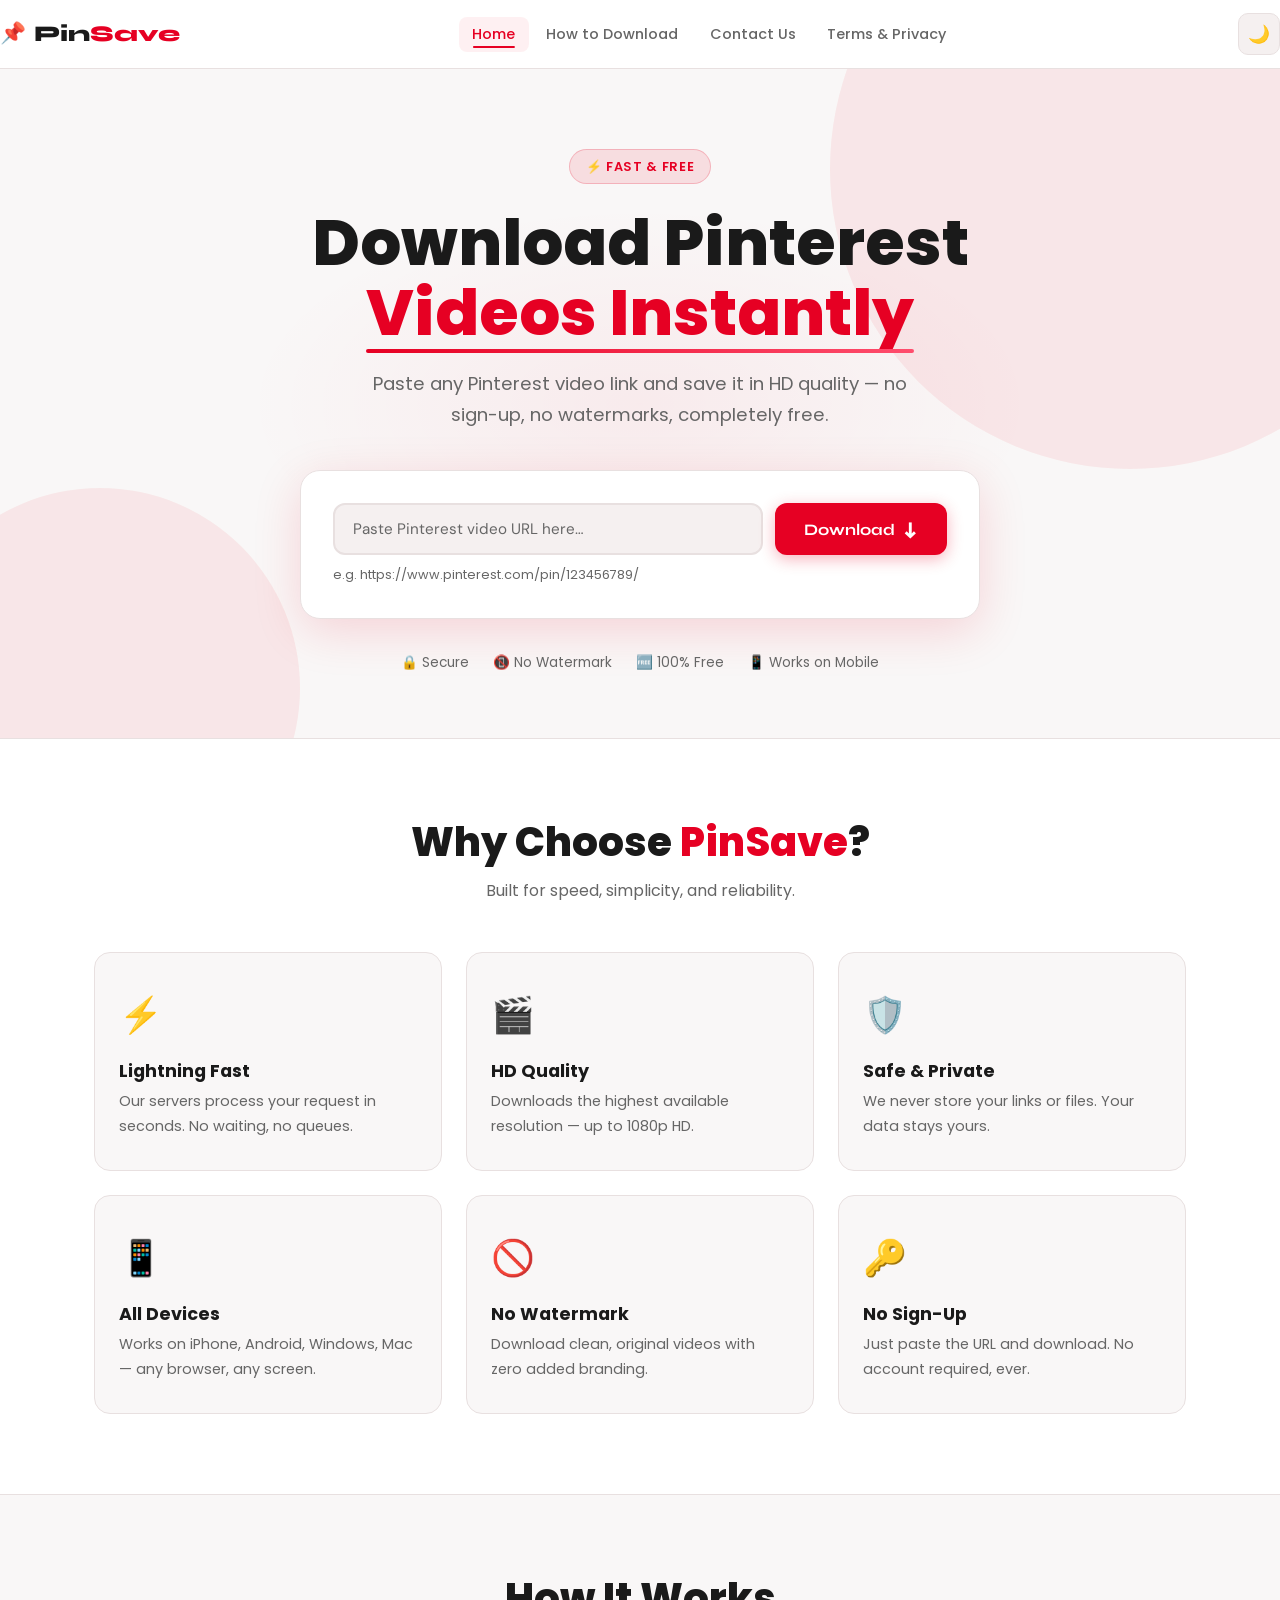
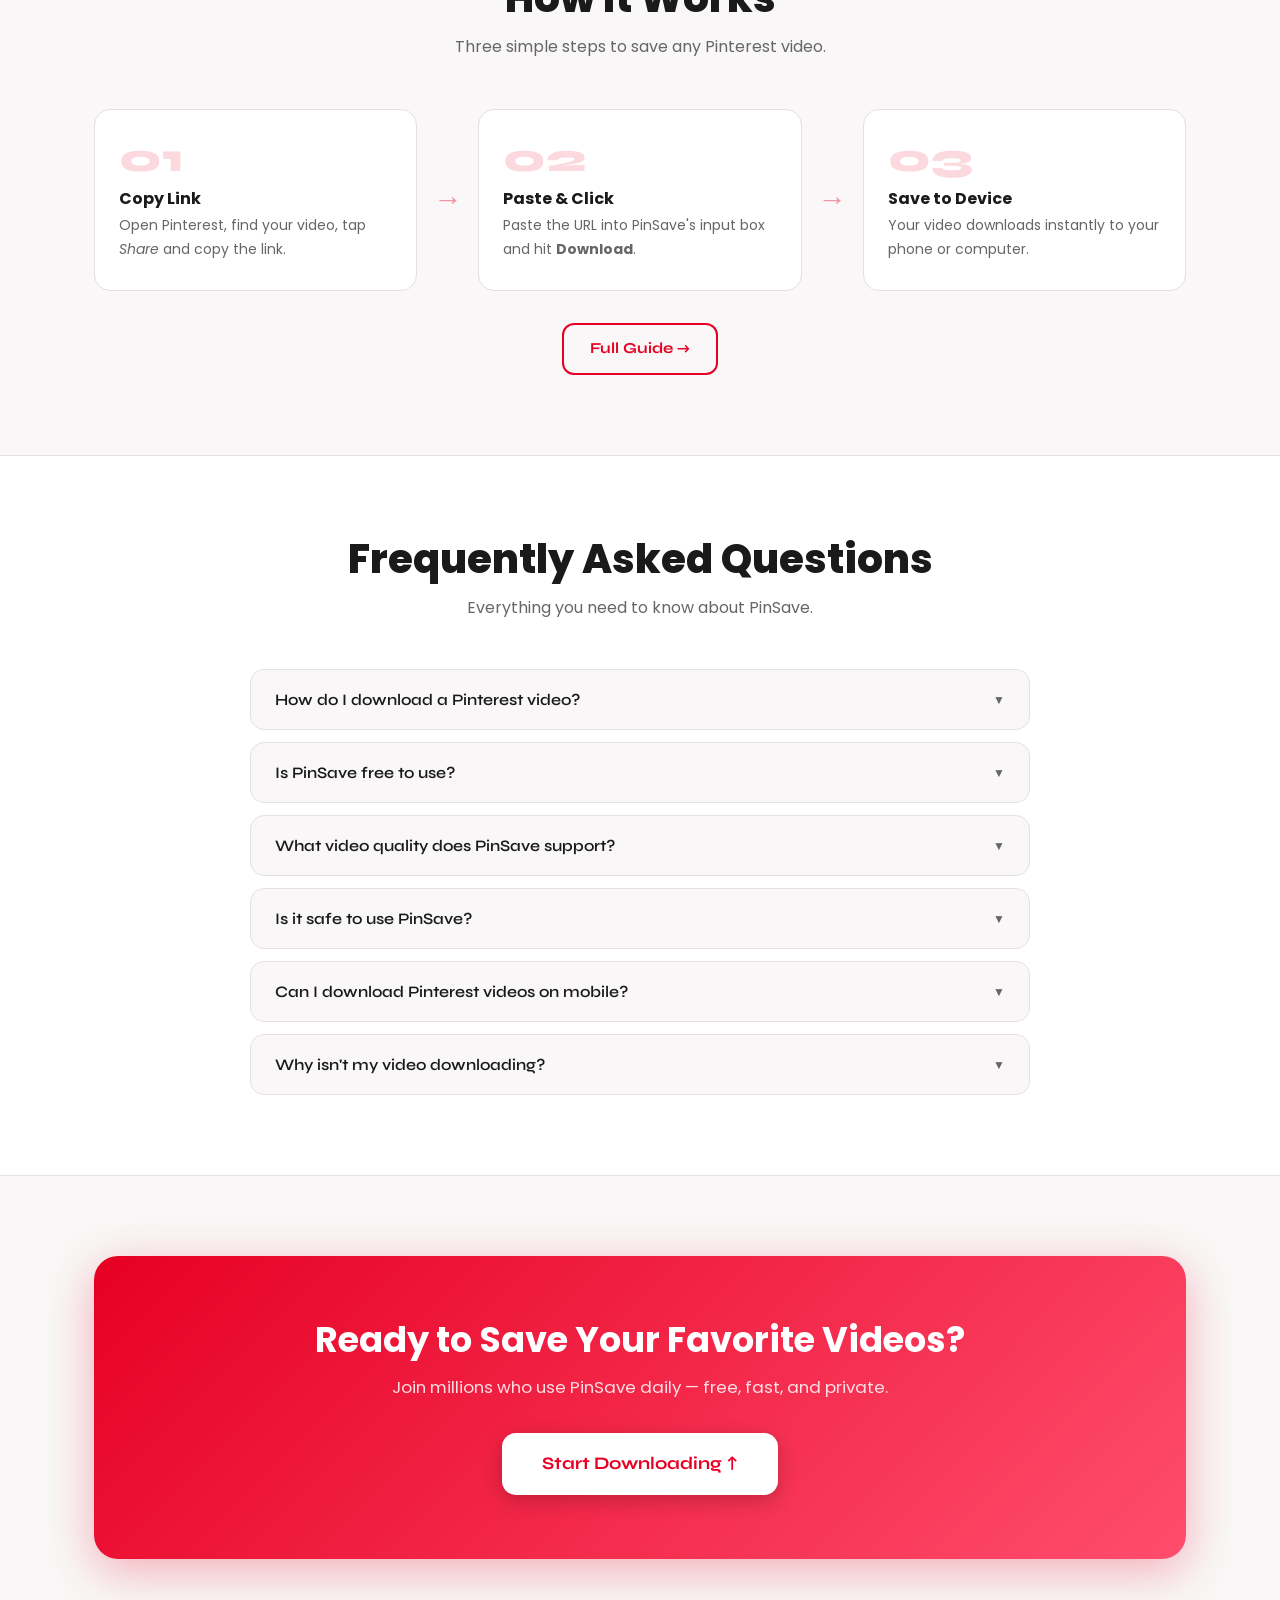
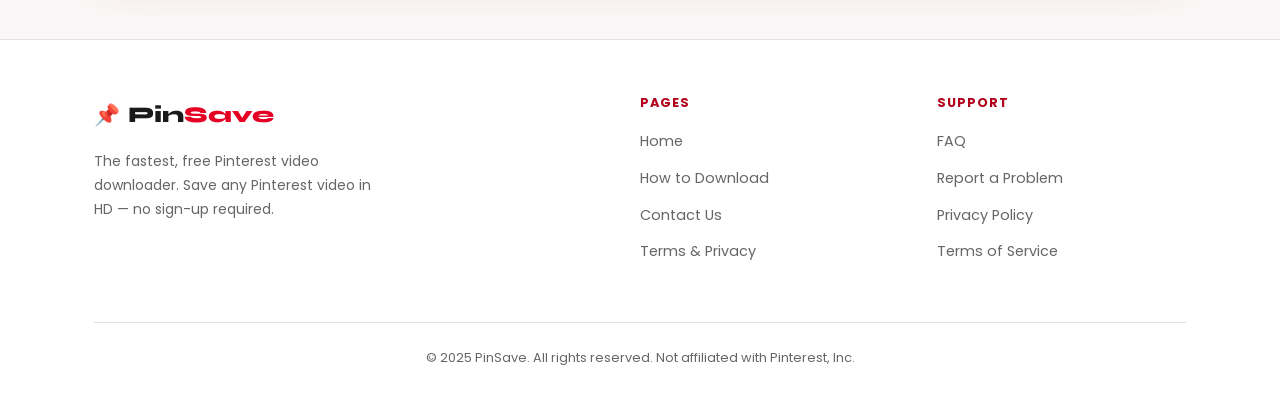
<file: index.html>
<!DOCTYPE html>
<html lang="en" data-theme="light">
<head>
  <meta charset="UTF-8" />
  <meta name="viewport" content="width=device-width, initial-scale=1.0" />
  <title>PinSave – Free Pinterest Video Downloader | Download Pinterest Videos in HD</title>
  <meta name="description" content="Download Pinterest videos for free in HD quality. PinSave is the fastest, easiest Pinterest video downloader – no app install needed. Just paste the link and download!" />
  <meta name="keywords" content="pinterest video downloader, download pinterest videos, pinterest downloader, pinterest video saver, save pinterest videos, pinterest to mp4" />
  <meta name="robots" content="index, follow" />
  <meta property="og:title" content="PinSave – Free Pinterest Video Downloader" />
  <meta property="og:description" content="Download Pinterest videos instantly in HD. Free, fast, no signup required." />
  <meta property="og:type" content="website" />
  <meta property="og:url" content="https://pinsave.example.com/" />
  <link rel="canonical" href="https://pinsave.example.com/" />
  <link rel="stylesheet" href="style.css" />
  <link rel="preconnect" href="https://fonts.googleapis.com" />
  <link href="https://fonts.googleapis.com/css2?family=Syne:wght@400;600;700;800&family=DM+Sans:ital,wght@0,300;0,400;0,500;1,300&display=swap" rel="stylesheet" />
<link href="https://fonts.googleapis.com/css2?family=Poppins:wght@400;600;700;800&display=swap" rel="stylesheet">
  <!-- FAQ Schema Markup -->
  <script type="application/ld+json">
  {
    "@context": "https://schema.org",
    "@type": "FAQPage",
    "mainEntity": [
      {
        "@type": "Question",
        "name": "How do I download a Pinterest video?",
        "acceptedAnswer": {
          "@type": "Answer",
          "text": "Copy the Pinterest video URL, paste it into the input box on PinSave, click Download, and your video will be saved to your device instantly."
        }
      },
      {
        "@type": "Question",
        "name": "Is PinSave free to use?",
        "acceptedAnswer": {
          "@type": "Answer",
          "text": "Yes! PinSave is completely free. No account, no subscription, no hidden charges."
        }
      },
      {
        "@type": "Question",
        "name": "What video quality does PinSave support?",
        "acceptedAnswer": {
          "@type": "Answer",
          "text": "PinSave downloads Pinterest videos in the highest available quality, including HD (1080p) when available."
        }
      },
      {
        "@type": "Question",
        "name": "Is it safe to use PinSave?",
        "acceptedAnswer": {
          "@type": "Answer",
          "text": "Absolutely. PinSave does not store your Pinterest links or downloaded videos. All processing is done securely and privately."
        }
      },
      {
        "@type": "Question",
        "name": "Can I download Pinterest videos on mobile?",
        "acceptedAnswer": {
          "@type": "Answer",
          "text": "Yes! PinSave works perfectly on all devices including iPhones, Android phones, tablets, and desktop computers."
        }
      }
    ]
  }
  </script>
</head>
<body>

  <!-- HEADER -->
  <header class="site-header" id="top">
    <nav class="navbar">
      <a href="index.html" class="nav-logo">
        <span class="logo-pin">📌</span>
        <span class="logo-text">Pin<span class="logo-accent">Save</span></span>
      </a>
      <button class="nav-toggle" id="navToggle" aria-label="Toggle navigation">
        <span></span><span></span><span></span>
      </button>
      <ul class="nav-links" id="navLinks">
        <li><a href="index.html" class="nav-link active">Home</a></li>
        <li><a href="how-to.html" class="nav-link">How to Download</a></li>
        <li><a href="contact.html" class="nav-link">Contact Us</a></li>
        <li><a href="terms.html" class="nav-link">Terms & Privacy</a></li>
      </ul>
      <button class="theme-toggle" id="themeToggle" aria-label="Toggle dark mode">
        <span class="theme-icon" id="themeIcon">🌙</span>
      </button>
    </nav>
  </header>

  <main>
    <!-- HERO SECTION -->
    <section class="hero" id="hero">
      <div class="hero-bg-decoration">
        <div class="deco-circle deco-1"></div>
        <div class="deco-circle deco-2"></div>
        <div class="deco-blob"></div>
      </div>
      <div class="container">
        <div class="hero-badge">⚡ Fast &amp; Free</div>
        <h1 class="hero-title">
          Download Pinterest<br />
          <span class="title-highlight">Videos Instantly</span>
        </h1>
        <p class="hero-subtitle">
          Paste any Pinterest video link and save it in HD quality — no sign-up, no watermarks, completely free.
        </p>

        <!-- DOWNLOADER WIDGET -->
        <div class="downloader-card" id="downloaderCard">
          <div class="input-group">
            <input
              type="url"
              id="pinterestUrl"
              class="url-input"
              placeholder="Paste Pinterest video URL here…"
              autocomplete="off"
              spellcheck="false"
            />
            <button class="btn-download" id="downloadBtn" onclick="handleDownload()">
              <span class="btn-text">Download</span>
              <span class="btn-icon">↓</span>
            </button>
          </div>
          <p class="input-hint">e.g. https://www.pinterest.com/pin/123456789/</p>

          <!-- Progress / Spinner -->
          <div class="progress-wrap" id="progressWrap" style="display:none;">
            <div class="spinner-ring"></div>
            <p class="progress-text" id="progressText">Fetching video…</p>
          </div>

          <!-- Result Box -->
          <div class="result-box" id="resultBox" style="display:none;">
            <div class="result-icon">✅</div>
            <p class="result-msg">Video found! Click below to download.</p>
            <a href="#" class="btn-save" id="saveBtn" download="pinterest-video.mp4">
              💾 Save Video
            </a>
          </div>

          <!-- Error Box -->
          <div class="error-box" id="errorBox" style="display:none;">
            <div class="error-icon">⚠️</div>
            <p class="error-msg" id="errorMsg">Could not fetch video. Please check the URL and try again.</p>
          </div>
        </div>

        <div class="hero-trust">
          <span>🔒 Secure</span>
          <span>📵 No Watermark</span>
          <span>🆓 100% Free</span>
          <span>📱 Works on Mobile</span>
        </div>
      </div>
    </section>

    <!-- FEATURES SECTION -->
    <section class="features" id="features">
      <div class="container">
        <h2 class="section-title">Why Choose <span class="accent">PinSave</span>?</h2>
        <p class="section-sub">Built for speed, simplicity, and reliability.</p>
        <div class="features-grid">
          <div class="feature-card">
            <div class="feature-icon">⚡</div>
            <h3>Lightning Fast</h3>
            <p>Our servers process your request in seconds. No waiting, no queues.</p>
          </div>
          <div class="feature-card">
            <div class="feature-icon">🎬</div>
            <h3>HD Quality</h3>
            <p>Downloads the highest available resolution — up to 1080p HD.</p>
          </div>
          <div class="feature-card">
            <div class="feature-icon">🛡️</div>
            <h3>Safe & Private</h3>
            <p>We never store your links or files. Your data stays yours.</p>
          </div>
          <div class="feature-card">
            <div class="feature-icon">📱</div>
            <h3>All Devices</h3>
            <p>Works on iPhone, Android, Windows, Mac — any browser, any screen.</p>
          </div>
          <div class="feature-card">
            <div class="feature-icon">🚫</div>
            <h3>No Watermark</h3>
            <p>Download clean, original videos with zero added branding.</p>
          </div>
          <div class="feature-card">
            <div class="feature-icon">🔑</div>
            <h3>No Sign-Up</h3>
            <p>Just paste the URL and download. No account required, ever.</p>
          </div>
        </div>
      </div>
    </section>

    <!-- HOW IT WORKS (mini) -->
    <section class="how-mini" id="howMini">
      <div class="container">
        <h2 class="section-title">How It Works</h2>
        <p class="section-sub">Three simple steps to save any Pinterest video.</p>
        <div class="steps-row">
          <div class="step-item">
            <div class="step-number">01</div>
            <div class="step-body">
              <h3>Copy Link</h3>
              <p>Open Pinterest, find your video, tap <em>Share</em> and copy the link.</p>
            </div>
          </div>
          <div class="step-arrow">→</div>
          <div class="step-item">
            <div class="step-number">02</div>
            <div class="step-body">
              <h3>Paste &amp; Click</h3>
              <p>Paste the URL into PinSave's input box and hit <strong>Download</strong>.</p>
            </div>
          </div>
          <div class="step-arrow">→</div>
          <div class="step-item">
            <div class="step-number">03</div>
            <div class="step-body">
              <h3>Save to Device</h3>
              <p>Your video downloads instantly to your phone or computer.</p>
            </div>
          </div>
        </div>
        <div style="text-align:center;margin-top:2rem;">
          <a href="how-to.html" class="btn-outline">Full Guide →</a>
        </div>
      </div>
    </section>

    <!-- FAQ SECTION -->
    <section class="faq" id="faq">
      <div class="container">
        <h2 class="section-title">Frequently Asked Questions</h2>
        <p class="section-sub">Everything you need to know about PinSave.</p>
        <div class="faq-list">

          <div class="faq-item">
            <button class="faq-question" onclick="toggleFaq(this)">
              How do I download a Pinterest video?
              <span class="faq-arrow">▼</span>
            </button>
            <div class="faq-answer">
              <p>Copy the Pinterest video URL, paste it into the input box on PinSave, click <strong>Download</strong>, and your video will be saved to your device instantly.</p>
            </div>
          </div>

          <div class="faq-item">
            <button class="faq-question" onclick="toggleFaq(this)">
              Is PinSave free to use?
              <span class="faq-arrow">▼</span>
            </button>
            <div class="faq-answer">
              <p>Yes! PinSave is completely free. No account, no subscription, no hidden charges — ever.</p>
            </div>
          </div>

          <div class="faq-item">
            <button class="faq-question" onclick="toggleFaq(this)">
              What video quality does PinSave support?
              <span class="faq-arrow">▼</span>
            </button>
            <div class="faq-answer">
              <p>PinSave downloads Pinterest videos in the highest available quality, including HD (1080p) when the source video supports it.</p>
            </div>
          </div>

          <div class="faq-item">
            <button class="faq-question" onclick="toggleFaq(this)">
              Is it safe to use PinSave?
              <span class="faq-arrow">▼</span>
            </button>
            <div class="faq-answer">
              <p>Absolutely. PinSave does not store your Pinterest links or downloaded videos. All processing is done securely, and we never collect personal data.</p>
            </div>
          </div>

          <div class="faq-item">
            <button class="faq-question" onclick="toggleFaq(this)">
              Can I download Pinterest videos on mobile?
              <span class="faq-arrow">▼</span>
            </button>
            <div class="faq-answer">
              <p>Yes! PinSave works perfectly on all devices — iPhone, Android, tablets, and desktops. No app install needed.</p>
            </div>
          </div>

          <div class="faq-item">
            <button class="faq-question" onclick="toggleFaq(this)">
              Why isn't my video downloading?
              <span class="faq-arrow">▼</span>
            </button>
            <div class="faq-answer">
              <p>Make sure you're copying the full Pinterest pin URL (it should start with pinterest.com/pin/...). Private pins or boards may not be accessible. If issues persist, <a href="contact.html">contact us</a>.</p>
            </div>
          </div>

        </div>
      </div>
    </section>

    <!-- CTA SECTION -->
    <section class="cta-section">
      <div class="container">
        <div class="cta-card">
          <h2>Ready to Save Your Favorite Videos?</h2>
          <p>Join millions who use PinSave daily — free, fast, and private.</p>
          <a href="#top" class="btn-cta" onclick="document.getElementById('pinterestUrl').focus()">Start Downloading ↑</a>
        </div>
      </div>
    </section>
  </main>

  <!-- FOOTER -->
  <footer class="site-footer">
    <div class="container">
      <div class="footer-grid">
        <div class="footer-brand">
          <a href="index.html" class="nav-logo">
            <span class="logo-pin">📌</span>
            <span class="logo-text">Pin<span class="logo-accent">Save</span></span>
          </a>
          <p>The fastest, free Pinterest video downloader. Save any Pinterest video in HD — no sign-up required.</p>
        </div>
        <div class="footer-links">
          <h4>Pages</h4>
          <ul>
            <li><a href="index.html">Home</a></li>
            <li><a href="how-to.html">How to Download</a></li>
            <li><a href="contact.html">Contact Us</a></li>
            <li><a href="terms.html">Terms &amp; Privacy</a></li>
          </ul>
        </div>
        <div class="footer-links">
          <h4>Support</h4>
          <ul>
            <li><a href="index.html#faq">FAQ</a></li>
            <li><a href="contact.html">Report a Problem</a></li>
            <li><a href="terms.html#privacy">Privacy Policy</a></li>
            <li><a href="terms.html#terms">Terms of Service</a></li>
          </ul>
        </div>
      </div>
      <div class="footer-bottom">
        <p>&copy; 2025 PinSave. All rights reserved. Not affiliated with Pinterest, Inc.</p>
      </div>
    </div>
  </footer>

  <script src="script.js"></script>
</body>
</html>
</file>
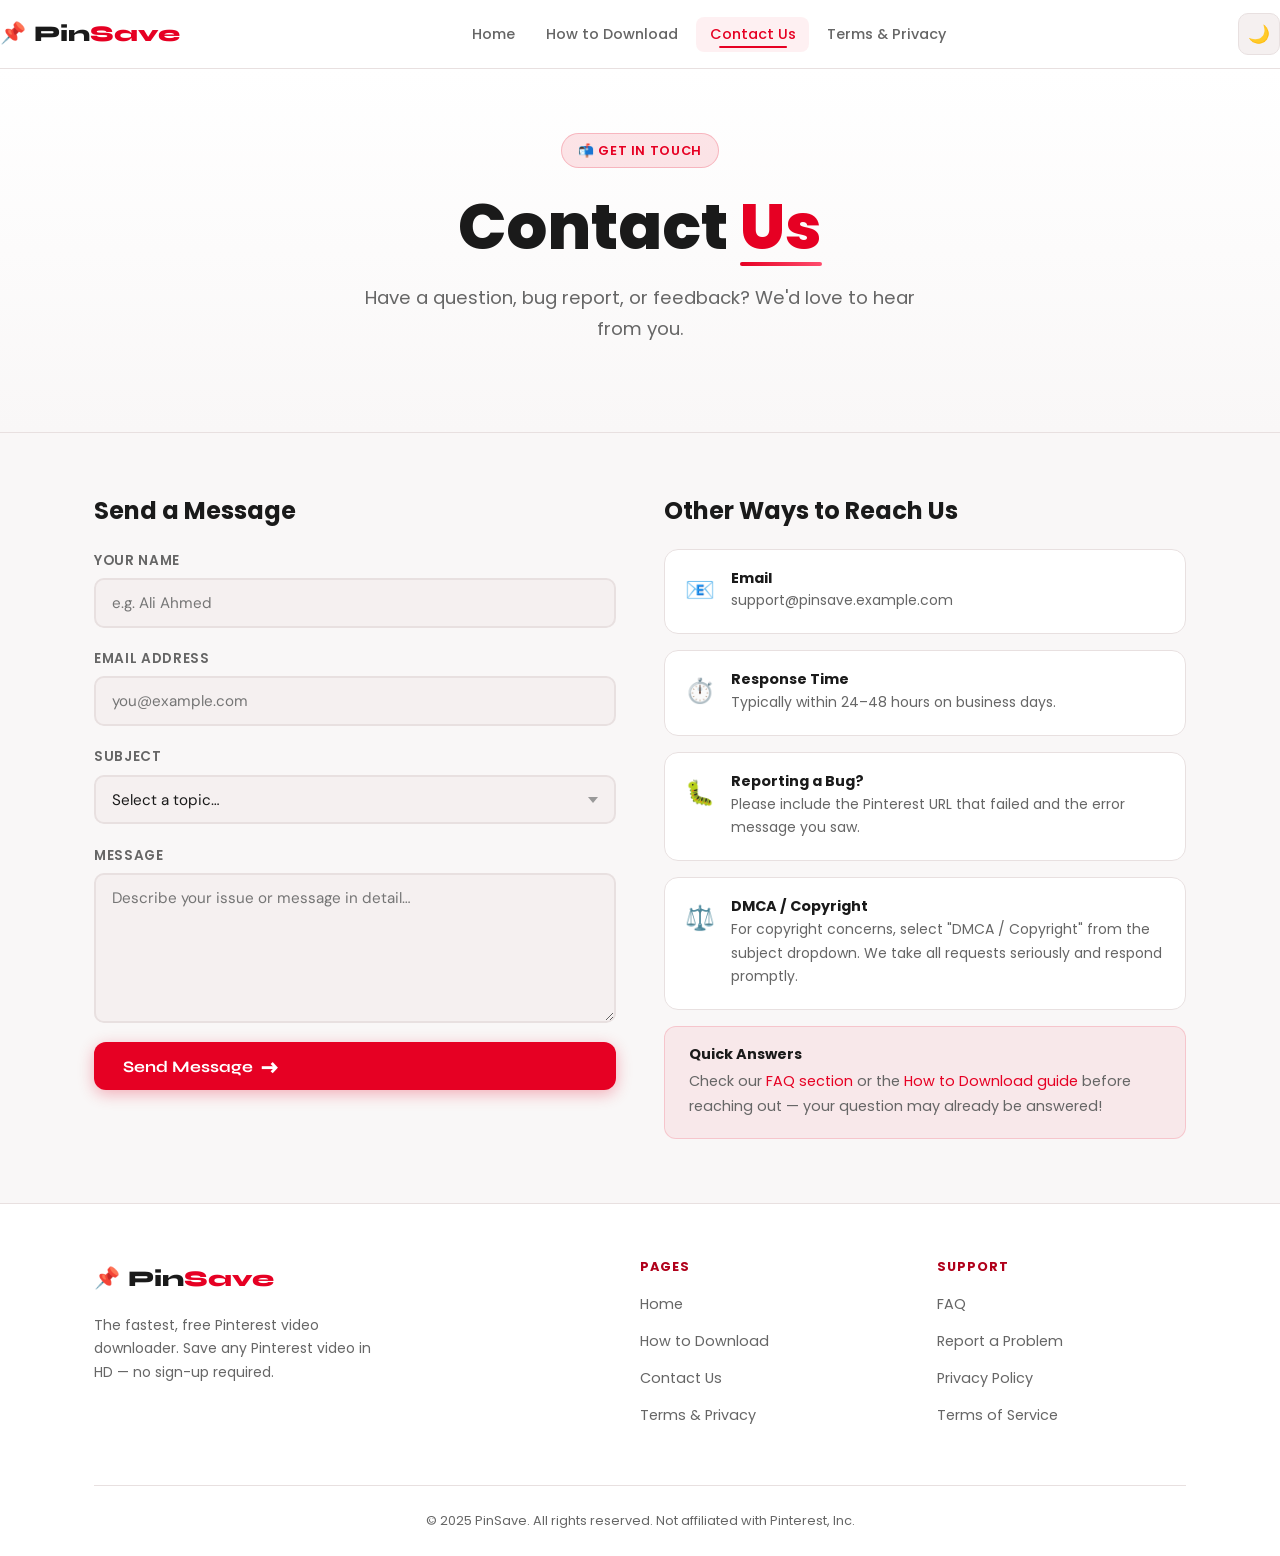
<file: contact.html>
<!DOCTYPE html>
<html lang="en" data-theme="light">
<head>
  <meta charset="UTF-8" />
  <meta name="viewport" content="width=device-width, initial-scale=1.0" />
  <title>Contact Us | PinSave Pinterest Video Downloader</title>
  <meta name="description" content="Get in touch with the PinSave team. Report a bug, ask a question, or send us feedback about our Pinterest video downloader." />
  <meta name="keywords" content="contact pinsave, pinsave support, pinterest downloader help" />
  <meta name="robots" content="index, follow" />
  <link rel="canonical" href="https://pinsave.example.com/contact.html" />
  <link rel="stylesheet" href="style.css" />
  <link rel="preconnect" href="https://fonts.googleapis.com" />
  <link href="https://fonts.googleapis.com/css2?family=Syne:wght@400;600;700;800&family=DM+Sans:ital,wght@0,300;0,400;0,500;1,300&display=swap" rel="stylesheet" />
<link href="https://fonts.googleapis.com/css2?family=Poppins:wght@400;600;700;800&display=swap" rel="stylesheet">
</head>

<body>

  <header class="site-header">
    <nav class="navbar">
      <a href="index.html" class="nav-logo">
        <span class="logo-pin">📌</span>
        <span class="logo-text">Pin<span class="logo-accent">Save</span></span>
      </a>
      <button class="nav-toggle" id="navToggle" aria-label="Toggle navigation">
        <span></span><span></span><span></span>
      </button>
      <ul class="nav-links" id="navLinks">
        <li><a href="index.html" class="nav-link">Home</a></li>
        <li><a href="how-to.html" class="nav-link">How to Download</a></li>
        <li><a href="contact.html" class="nav-link active">Contact Us</a></li>
        <li><a href="terms.html" class="nav-link">Terms & Privacy</a></li>
      </ul>
      <button class="theme-toggle" id="themeToggle" aria-label="Toggle dark mode">
        <span class="theme-icon" id="themeIcon">🌙</span>
      </button>
    </nav>
  </header>

  <main>
    <section class="page-hero">
      <div class="container">
        <div class="hero-badge">📬 Get In Touch</div>
        <h1 class="hero-title">Contact <span class="title-highlight">Us</span></h1>
        <p class="hero-subtitle">Have a question, bug report, or feedback? We'd love to hear from you.</p>
      </div>
    </section>

    <section class="contact-section">
      <div class="container">
        <div class="contact-grid">

          <!-- Contact Form -->
          <div class="contact-form-wrap">
            <h2>Send a Message</h2>
            <div id="contactForm" class="contact-form">
              <div class="form-group">
                <label for="name">Your Name</label>
                <input type="text" id="name" placeholder="e.g. Ali Ahmed" autocomplete="name" />
              </div>
              <div class="form-group">
                <label for="email">Email Address</label>
                <input type="email" id="email" placeholder="you@example.com" autocomplete="email" />
              </div>
              <div class="form-group">
                <label for="subject">Subject</label>
                <select id="subject">
                  <option value="">Select a topic…</option>
                  <option value="bug">Bug / Download Issue</option>
                  <option value="feature">Feature Request</option>
                  <option value="dmca">DMCA / Copyright</option>
                  <option value="ads">Advertising</option>
                  <option value="other">Other</option>
                </select>
              </div>
              <div class="form-group">
                <label for="message">Message</label>
                <textarea id="message" rows="6" placeholder="Describe your issue or message in detail…"></textarea>
              </div>
              <button class="btn-download" onclick="submitContactForm()" style="width:100%">
                <span class="btn-text">Send Message</span>
                <span class="btn-icon">→</span>
              </button>
            </div>

            <!-- Success message -->
            <div class="form-success" id="formSuccess" style="display:none;">
              <div style="font-size:3rem;">✅</div>
              <h3>Message Sent!</h3>
              <p>Thanks for reaching out. We'll get back to you within 24–48 hours.</p>
              <button class="btn-outline" onclick="resetContactForm()">Send Another</button>
            </div>
          </div>

          <!-- Contact Info -->
          <div class="contact-info">
            <h2>Other Ways to Reach Us</h2>
            <div class="contact-card">
              <div class="contact-icon">📧</div>
              <div>
                <h4>Email</h4>
                <p>support@pinsave.example.com</p>
              </div>
            </div>
            <div class="contact-card">
              <div class="contact-icon">⏱️</div>
              <div>
                <h4>Response Time</h4>
                <p>Typically within 24–48 hours on business days.</p>
              </div>
            </div>
            <div class="contact-card">
              <div class="contact-icon">🐛</div>
              <div>
                <h4>Reporting a Bug?</h4>
                <p>Please include the Pinterest URL that failed and the error message you saw.</p>
              </div>
            </div>
            <div class="contact-card">
              <div class="contact-icon">⚖️</div>
              <div>
                <h4>DMCA / Copyright</h4>
                <p>For copyright concerns, select "DMCA / Copyright" from the subject dropdown. We take all requests seriously and respond promptly.</p>
              </div>
            </div>

            <div class="faq-quick">
              <h4>Quick Answers</h4>
              <p>Check our <a href="index.html#faq">FAQ section</a> or the <a href="how-to.html">How to Download guide</a> before reaching out — your question may already be answered!</p>
            </div>
          </div>

        </div>
      </div>
    </section>
  </main>

  <footer class="site-footer">
    <div class="container">
      <div class="footer-grid">
        <div class="footer-brand">
          <a href="index.html" class="nav-logo">
            <span class="logo-pin">📌</span>
            <span class="logo-text">Pin<span class="logo-accent">Save</span></span>
          </a>
          <p>The fastest, free Pinterest video downloader. Save any Pinterest video in HD — no sign-up required.</p>
        </div>
        <div class="footer-links">
          <h4>Pages</h4>
          <ul>
            <li><a href="index.html">Home</a></li>
            <li><a href="how-to.html">How to Download</a></li>
            <li><a href="contact.html">Contact Us</a></li>
            <li><a href="terms.html">Terms &amp; Privacy</a></li>
          </ul>
        </div>
        <div class="footer-links">
          <h4>Support</h4>
          <ul>
            <li><a href="index.html#faq">FAQ</a></li>
            <li><a href="contact.html">Report a Problem</a></li>
            <li><a href="terms.html#privacy">Privacy Policy</a></li>
            <li><a href="terms.html#terms">Terms of Service</a></li>
          </ul>
        </div>
      </div>
      <div class="footer-bottom">
        <p>&copy; 2025 PinSave. All rights reserved. Not affiliated with Pinterest, Inc.</p>
      </div>
    </div>
  </footer>

  <script src="script.js"></script>
</body>
</html>
</file>
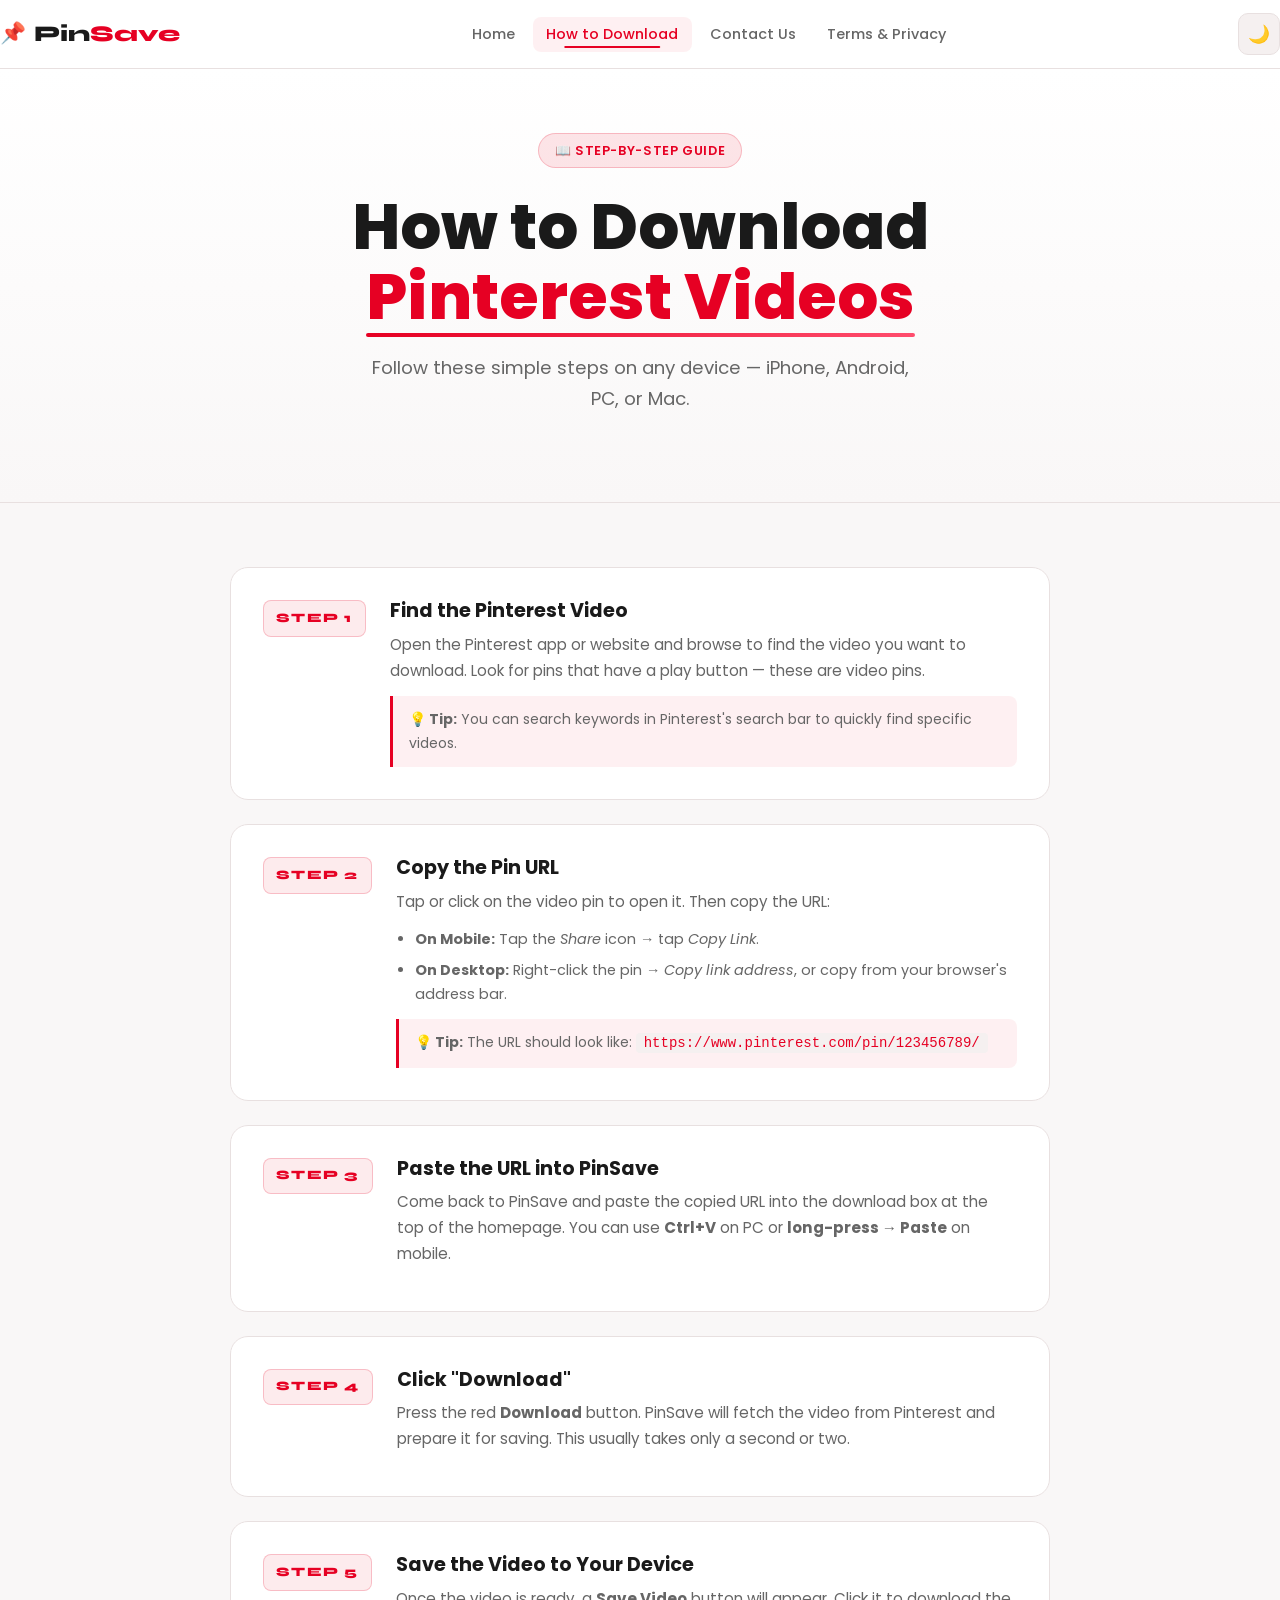
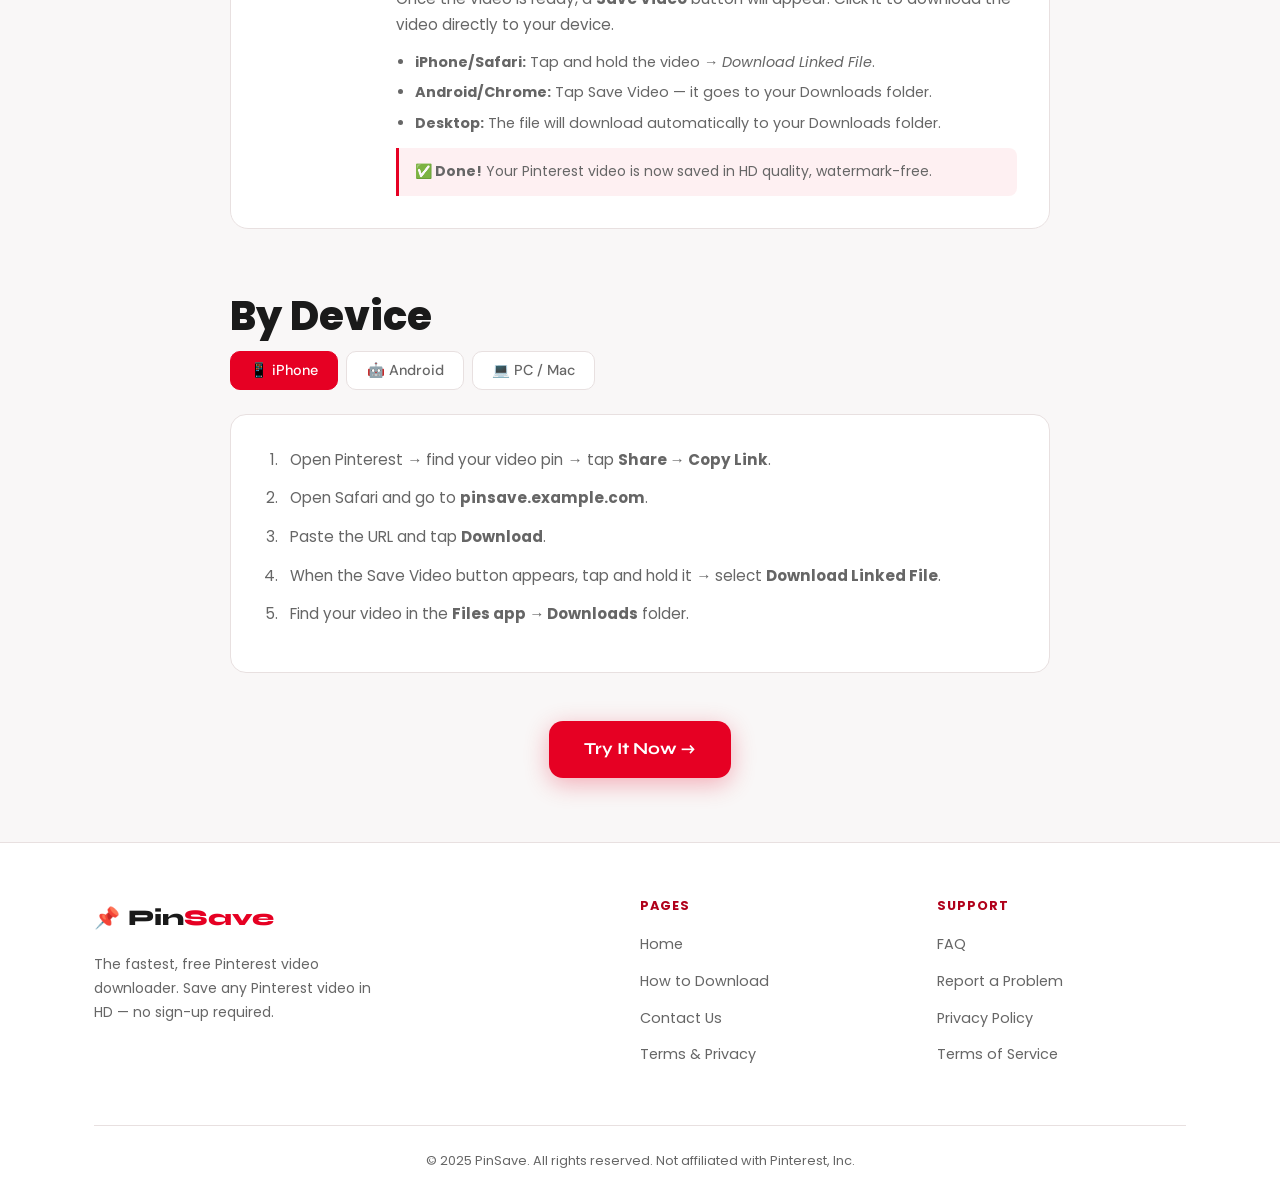
<file: how-to.html>
<!DOCTYPE html>
<html lang="en" data-theme="light">
<head>
  <meta charset="UTF-8" />
  <meta name="viewport" content="width=device-width, initial-scale=1.0" />
  <title>How to Download Pinterest Videos – Step-by-Step Guide | PinSave</title>
  <meta name="description" content="Learn how to download Pinterest videos in 3 simple steps using PinSave. Works on iPhone, Android, PC, and Mac. No app needed." />
  <meta name="keywords" content="how to download pinterest videos, pinterest video download guide, save pinterest videos iphone, save pinterest videos android" />
  <meta name="robots" content="index, follow" />
  <link rel="canonical" href="https://pinsave.example.com/how-to.html" />
  <link rel="stylesheet" href="style.css" />
  <link rel="preconnect" href="https://fonts.googleapis.com" />
  <link href="https://fonts.googleapis.com/css2?family=Syne:wght@400;600;700;800&family=DM+Sans:ital,wght@0,300;0,400;0,500;1,300&display=swap" rel="stylesheet" />
<link href="https://fonts.googleapis.com/css2?family=Poppins:wght@400;600;700;800&display=swap" rel="stylesheet">
</head>
<body>

  <header class="site-header">
    <nav class="navbar">
      <a href="index.html" class="nav-logo">
        <span class="logo-pin">📌</span>
        <span class="logo-text">Pin<span class="logo-accent">Save</span></span>
      </a>
      <button class="nav-toggle" id="navToggle" aria-label="Toggle navigation">
        <span></span><span></span><span></span>
      </button>
      <ul class="nav-links" id="navLinks">
        <li><a href="index.html" class="nav-link">Home</a></li>
        <li><a href="how-to.html" class="nav-link active">How to Download</a></li>
        <li><a href="contact.html" class="nav-link">Contact Us</a></li>
        <li><a href="terms.html" class="nav-link">Terms & Privacy</a></li>
      </ul>
      <button class="theme-toggle" id="themeToggle" aria-label="Toggle dark mode">
        <span class="theme-icon" id="themeIcon">🌙</span>
      </button>
    </nav>
  </header>

  <main>
    <!-- PAGE HERO -->
    <section class="page-hero">
      <div class="container">
        <div class="hero-badge">📖 Step-by-Step Guide</div>
        <h1 class="hero-title">How to Download<br /><span class="title-highlight">Pinterest Videos</span></h1>
        <p class="hero-subtitle">Follow these simple steps on any device — iPhone, Android, PC, or Mac.</p>
      </div>
    </section>

    <!-- MAIN GUIDE -->
    <section class="guide-section">
      <div class="container">
        <div class="guide-steps">

          <article class="guide-step-card">
            <div class="guide-step-num">Step 1</div>
            <div class="guide-step-content">
              <h2>Find the Pinterest Video</h2>
              <p>Open the Pinterest app or website and browse to find the video you want to download. Look for pins that have a play button — these are video pins.</p>
              <div class="tip-box">
                <strong>💡 Tip:</strong> You can search keywords in Pinterest's search bar to quickly find specific videos.
              </div>
            </div>
          </article>

          <article class="guide-step-card">
            <div class="guide-step-num">Step 2</div>
            <div class="guide-step-content">
              <h2>Copy the Pin URL</h2>
              <p>Tap or click on the video pin to open it. Then copy the URL:</p>
              <ul class="guide-list">
                <li><strong>On Mobile:</strong> Tap the <em>Share</em> icon → tap <em>Copy Link</em>.</li>
                <li><strong>On Desktop:</strong> Right-click the pin → <em>Copy link address</em>, or copy from your browser's address bar.</li>
              </ul>
              <div class="tip-box">
                <strong>💡 Tip:</strong> The URL should look like: <code>https://www.pinterest.com/pin/123456789/</code>
              </div>
            </div>
          </article>

          <article class="guide-step-card">
            <div class="guide-step-num">Step 3</div>
            <div class="guide-step-content">
              <h2>Paste the URL into PinSave</h2>
              <p>Come back to PinSave and paste the copied URL into the download box at the top of the homepage. You can use <strong>Ctrl+V</strong> on PC or <strong>long-press → Paste</strong> on mobile.</p>
            </div>
          </article>

          <article class="guide-step-card">
            <div class="guide-step-num">Step 4</div>
            <div class="guide-step-content">
              <h2>Click "Download"</h2>
              <p>Press the red <strong>Download</strong> button. PinSave will fetch the video from Pinterest and prepare it for saving. This usually takes only a second or two.</p>
            </div>
          </article>

          <article class="guide-step-card">
            <div class="guide-step-num">Step 5</div>
            <div class="guide-step-content">
              <h2>Save the Video to Your Device</h2>
              <p>Once the video is ready, a <strong>Save Video</strong> button will appear. Click it to download the video directly to your device.</p>
              <ul class="guide-list">
                <li><strong>iPhone/Safari:</strong> Tap and hold the video → <em>Download Linked File</em>.</li>
                <li><strong>Android/Chrome:</strong> Tap Save Video — it goes to your Downloads folder.</li>
                <li><strong>Desktop:</strong> The file will download automatically to your Downloads folder.</li>
              </ul>
              <div class="tip-box">
                <strong>✅ Done!</strong> Your Pinterest video is now saved in HD quality, watermark-free.
              </div>
            </div>
          </article>

        </div>

        <!-- Device-specific guides -->
        <div class="device-guide">
          <h2 class="section-title" style="text-align:left">By Device</h2>
          <div class="device-tabs">
            <button class="device-tab active" onclick="switchTab(this, 'iphone')">📱 iPhone</button>
            <button class="device-tab" onclick="switchTab(this, 'android')">🤖 Android</button>
            <button class="device-tab" onclick="switchTab(this, 'pc')">💻 PC / Mac</button>
          </div>

          <div class="device-content active" id="iphone">
            <ol class="device-steps">
              <li>Open Pinterest → find your video pin → tap <strong>Share → Copy Link</strong>.</li>
              <li>Open Safari and go to <strong>pinsave.example.com</strong>.</li>
              <li>Paste the URL and tap <strong>Download</strong>.</li>
              <li>When the Save Video button appears, tap and hold it → select <strong>Download Linked File</strong>.</li>
              <li>Find your video in the <strong>Files app → Downloads</strong> folder.</li>
            </ol>
          </div>

          <div class="device-content" id="android">
            <ol class="device-steps">
              <li>Open Pinterest → find your video → tap the <strong>three dots (⋯) → Copy Link</strong>.</li>
              <li>Open Chrome and visit <strong>pinsave.example.com</strong>.</li>
              <li>Paste the URL and tap <strong>Download</strong>.</li>
              <li>Tap <strong>Save Video</strong> — Chrome will download it.</li>
              <li>Find your video in your <strong>Downloads folder</strong> or Gallery.</li>
            </ol>
          </div>

          <div class="device-content" id="pc">
            <ol class="device-steps">
              <li>Open Pinterest in a browser → navigate to the video pin.</li>
              <li>Copy the URL from the <strong>address bar</strong> (Ctrl+C / Cmd+C).</li>
              <li>Go to <strong>pinsave.example.com</strong> in a new tab.</li>
              <li>Paste the URL (Ctrl+V / Cmd+V) and click <strong>Download</strong>.</li>
              <li>Click <strong>Save Video</strong> — the file downloads to your <strong>Downloads folder</strong>.</li>
            </ol>
          </div>
        </div>

        <div style="text-align:center; margin-top:3rem;">
          <a href="index.html" class="btn-cta">Try It Now →</a>
        </div>
      </div>
    </section>
  </main>

  <footer class="site-footer">
    <div class="container">
      <div class="footer-grid">
        <div class="footer-brand">
          <a href="index.html" class="nav-logo">
            <span class="logo-pin">📌</span>
            <span class="logo-text">Pin<span class="logo-accent">Save</span></span>
          </a>
          <p>The fastest, free Pinterest video downloader. Save any Pinterest video in HD — no sign-up required.</p>
        </div>
        <div class="footer-links">
          <h4>Pages</h4>
          <ul>
            <li><a href="index.html">Home</a></li>
            <li><a href="how-to.html">How to Download</a></li>
            <li><a href="contact.html">Contact Us</a></li>
            <li><a href="terms.html">Terms &amp; Privacy</a></li>
          </ul>
        </div>
        <div class="footer-links">
          <h4>Support</h4>
          <ul>
            <li><a href="index.html#faq">FAQ</a></li>
            <li><a href="contact.html">Report a Problem</a></li>
            <li><a href="terms.html#privacy">Privacy Policy</a></li>
            <li><a href="terms.html#terms">Terms of Service</a></li>
          </ul>
        </div>
      </div>
      <div class="footer-bottom">
        <p>&copy; 2025 PinSave. All rights reserved. Not affiliated with Pinterest, Inc.</p>
      </div>
    </div>
  </footer>

  <script src="script.js"></script>
</body>
</html>
</file>
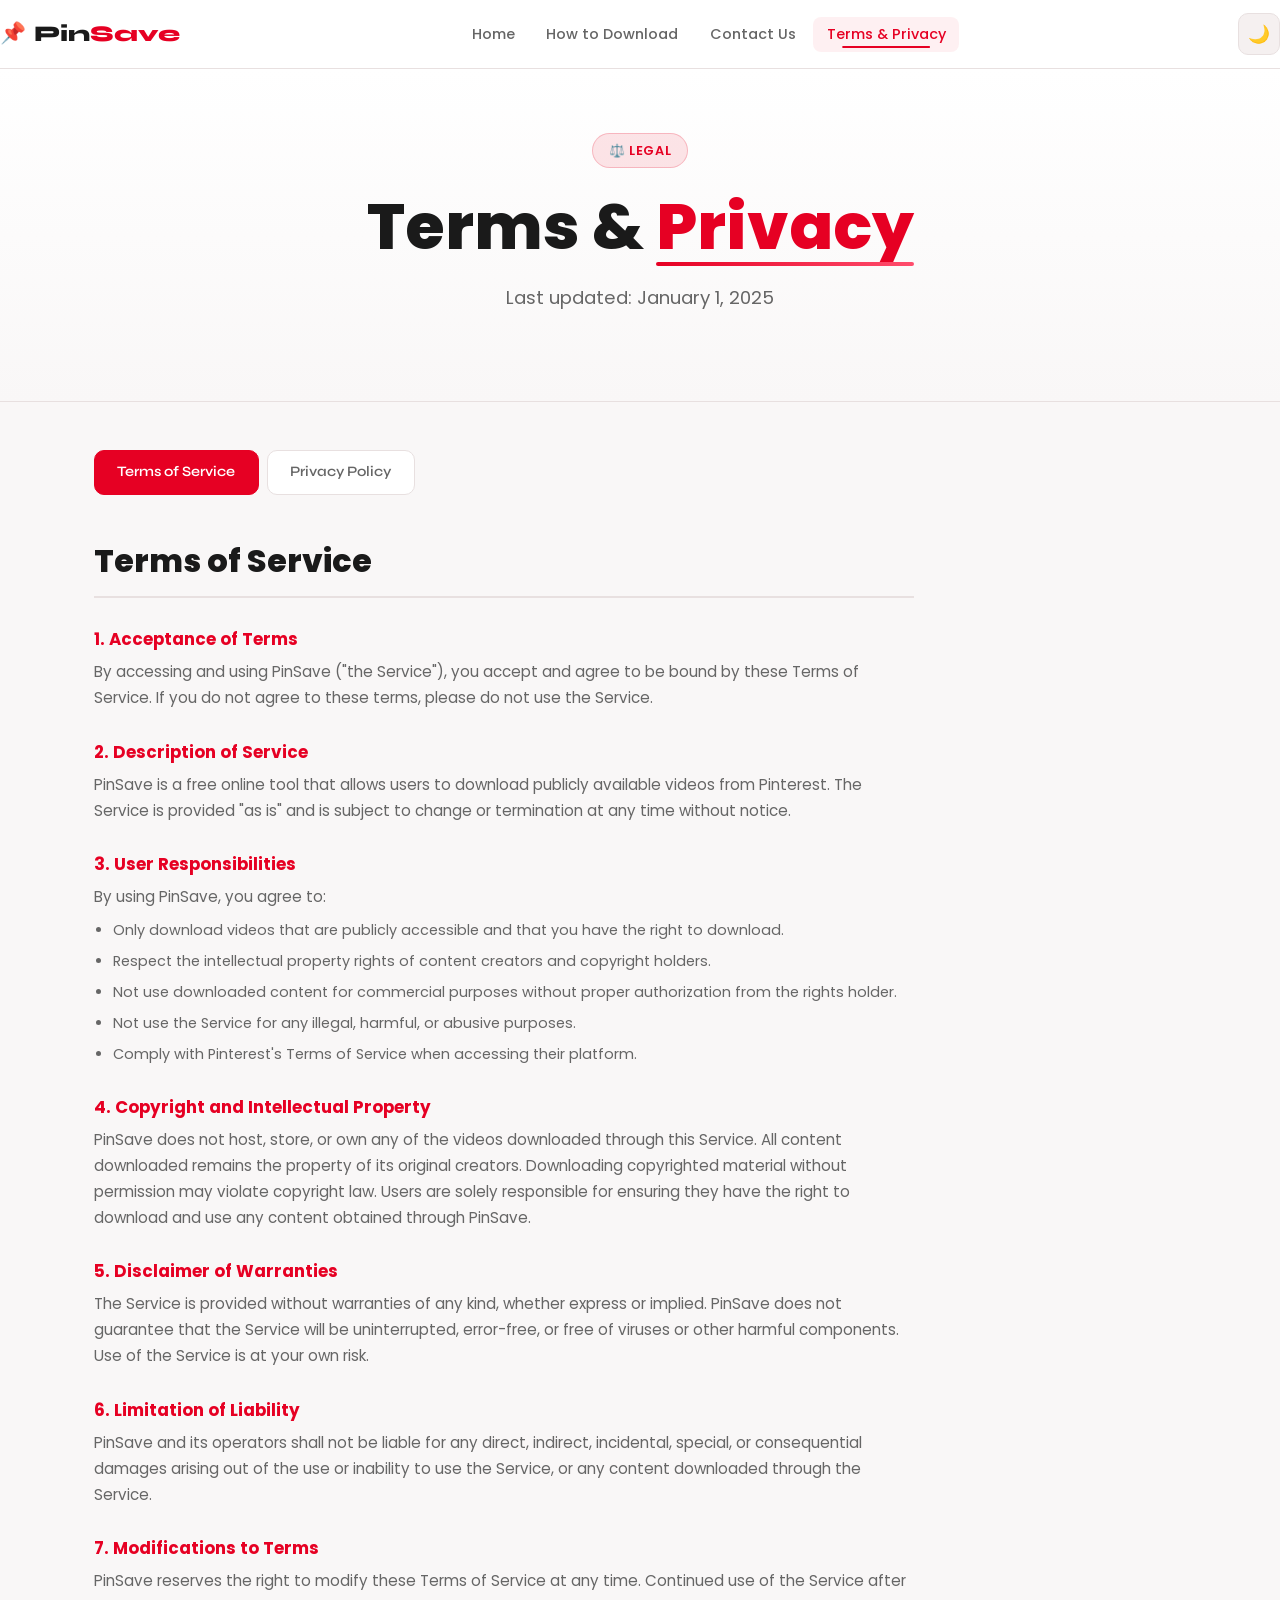
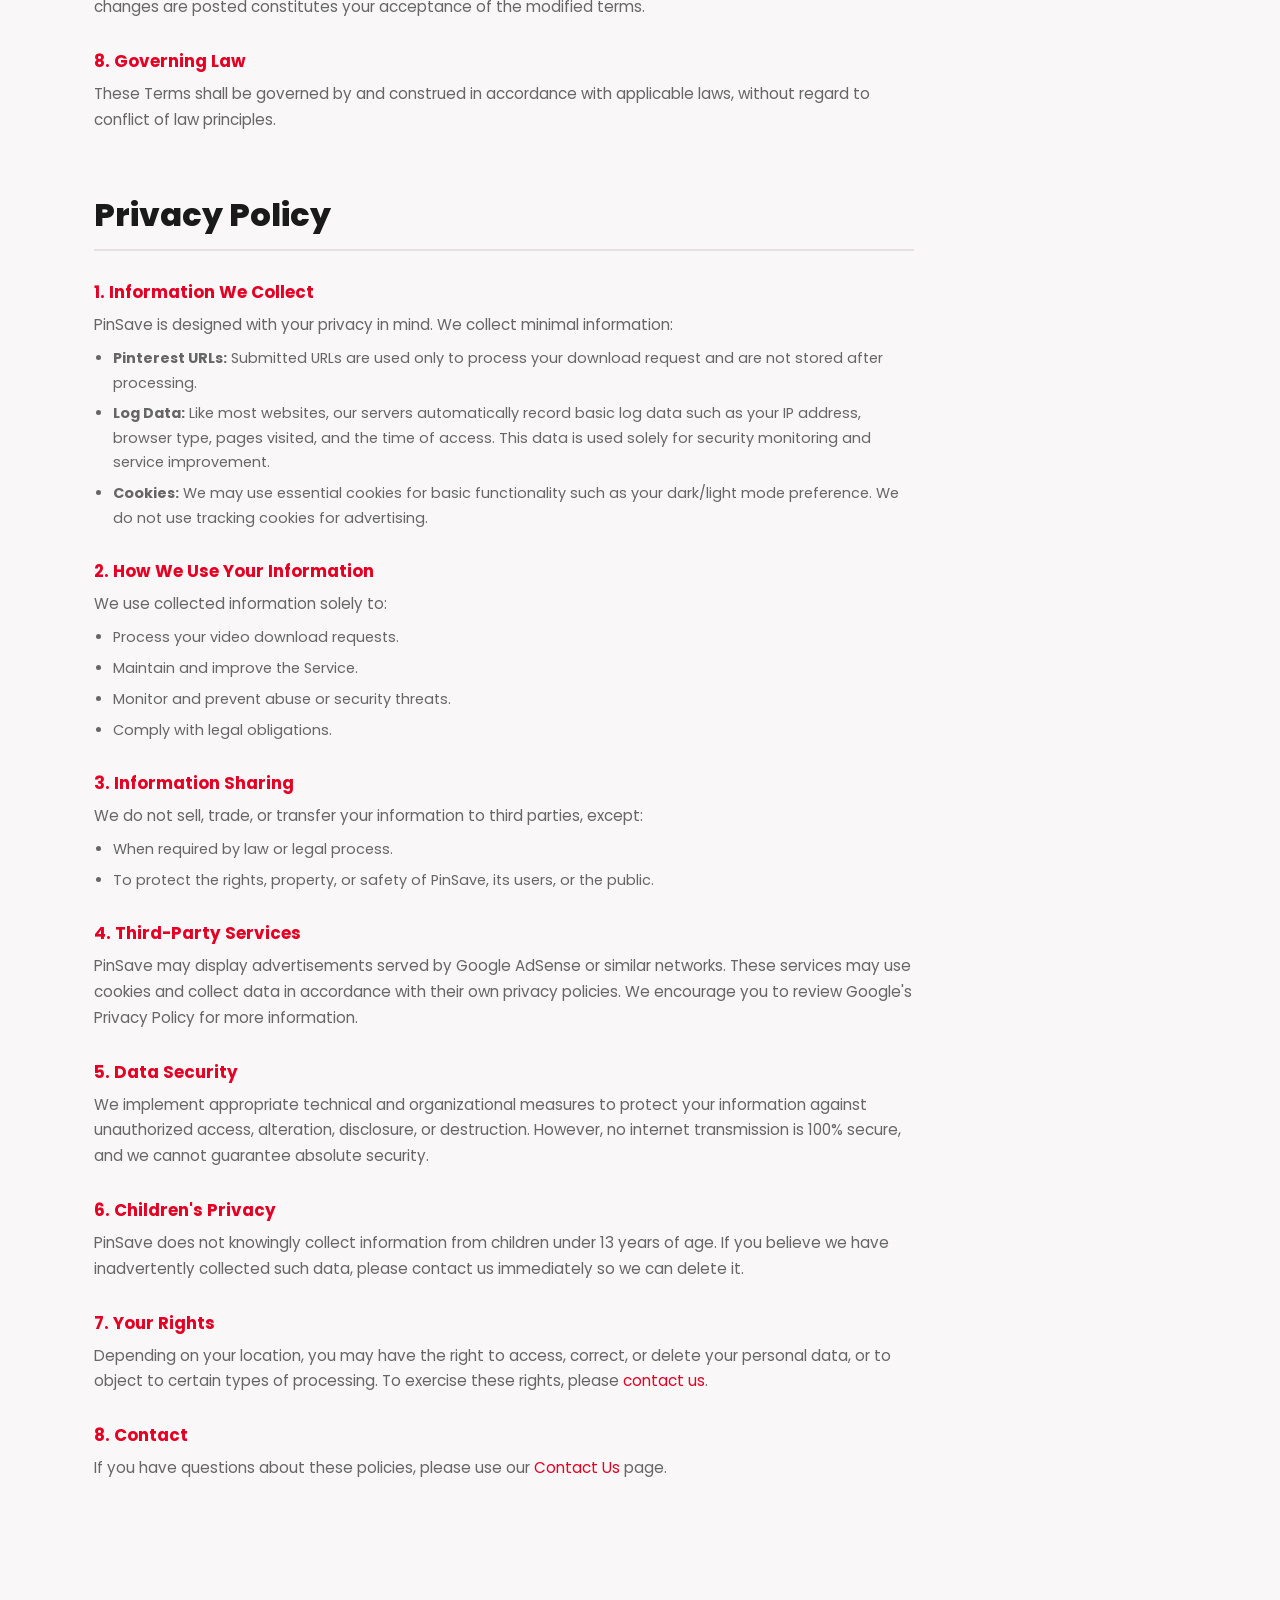
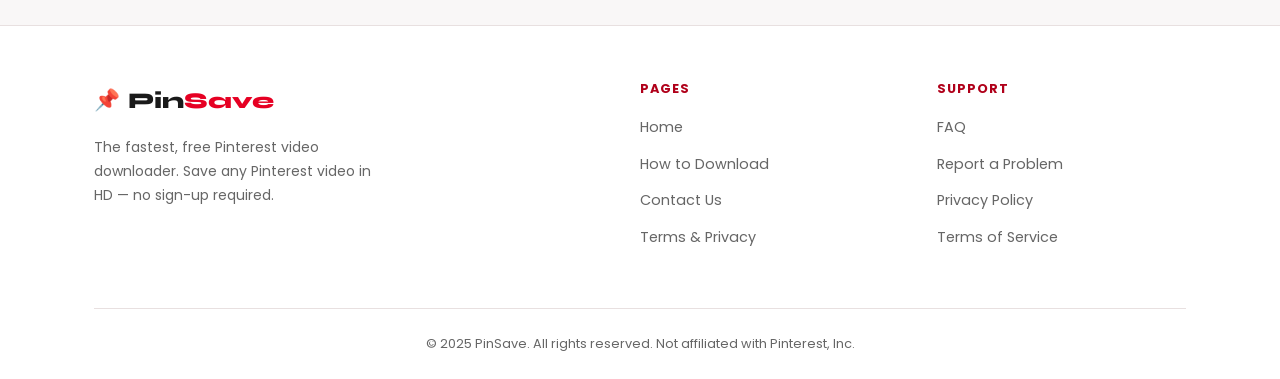
<file: terms.html>
<!DOCTYPE html>
<html lang="en" data-theme="light">
<head>
  <meta charset="UTF-8" />
  <meta name="viewport" content="width=device-width, initial-scale=1.0" />
  <title>Terms of Service & Privacy Policy | PinSave Pinterest Video Downloader</title>
  <meta name="description" content="Read PinSave's Terms of Service and Privacy Policy. Learn how we handle your data, what you may and may not download, and your rights as a user." />
  <meta name="keywords" content="pinsave terms of service, pinsave privacy policy, pinterest downloader legal" />
  <meta name="robots" content="index, follow" />
  <link rel="canonical" href="https://pinsave.example.com/terms.html" />
  <link rel="stylesheet" href="style.css" />
  <link rel="preconnect" href="https://fonts.googleapis.com" />
  <link href="https://fonts.googleapis.com/css2?family=Syne:wght@400;600;700;800&family=DM+Sans:ital,wght@0,300;0,400;0,500;1,300&display=swap" rel="stylesheet" />
<link href="https://fonts.googleapis.com/css2?family=Poppins:wght@400;600;700;800&display=swap" rel="stylesheet">
</head>
<body>

  <header class="site-header">
    <nav class="navbar">
      <a href="index.html" class="nav-logo">
        <span class="logo-pin">📌</span>
        <span class="logo-text">Pin<span class="logo-accent">Save</span></span>
      </a>
      <button class="nav-toggle" id="navToggle" aria-label="Toggle navigation">
        <span></span><span></span><span></span>
      </button>
      <ul class="nav-links" id="navLinks">
        <li><a href="index.html" class="nav-link">Home</a></li>
        <li><a href="how-to.html" class="nav-link">How to Download</a></li>
        <li><a href="contact.html" class="nav-link">Contact Us</a></li>
        <li><a href="terms.html" class="nav-link active">Terms & Privacy</a></li>
      </ul>
      <button class="theme-toggle" id="themeToggle" aria-label="Toggle dark mode">
        <span class="theme-icon" id="themeIcon">🌙</span>
      </button>
    </nav>
  </header>

  <main>
    <section class="page-hero">
      <div class="container">
        <div class="hero-badge">⚖️ Legal</div>
        <h1 class="hero-title">Terms &amp; <span class="title-highlight">Privacy</span></h1>
        <p class="hero-subtitle">Last updated: January 1, 2025</p>
      </div>
    </section>

    <section class="legal-section">
      <div class="container">
        <div class="legal-nav">
          <a href="#terms" class="legal-tab active">Terms of Service</a>
          <a href="#privacy" class="legal-tab">Privacy Policy</a>
        </div>

        <!-- TERMS OF SERVICE -->
        <div class="legal-block" id="terms">
          <h2>Terms of Service</h2>

          <div class="legal-article">
            <h3>1. Acceptance of Terms</h3>
            <p>By accessing and using PinSave ("the Service"), you accept and agree to be bound by these Terms of Service. If you do not agree to these terms, please do not use the Service.</p>
          </div>

          <div class="legal-article">
            <h3>2. Description of Service</h3>
            <p>PinSave is a free online tool that allows users to download publicly available videos from Pinterest. The Service is provided "as is" and is subject to change or termination at any time without notice.</p>
          </div>

          <div class="legal-article">
            <h3>3. User Responsibilities</h3>
            <p>By using PinSave, you agree to:</p>
            <ul>
              <li>Only download videos that are publicly accessible and that you have the right to download.</li>
              <li>Respect the intellectual property rights of content creators and copyright holders.</li>
              <li>Not use downloaded content for commercial purposes without proper authorization from the rights holder.</li>
              <li>Not use the Service for any illegal, harmful, or abusive purposes.</li>
              <li>Comply with Pinterest's Terms of Service when accessing their platform.</li>
            </ul>
          </div>

          <div class="legal-article">
            <h3>4. Copyright and Intellectual Property</h3>
            <p>PinSave does not host, store, or own any of the videos downloaded through this Service. All content downloaded remains the property of its original creators. Downloading copyrighted material without permission may violate copyright law. Users are solely responsible for ensuring they have the right to download and use any content obtained through PinSave.</p>
          </div>

          <div class="legal-article">
            <h3>5. Disclaimer of Warranties</h3>
            <p>The Service is provided without warranties of any kind, whether express or implied. PinSave does not guarantee that the Service will be uninterrupted, error-free, or free of viruses or other harmful components. Use of the Service is at your own risk.</p>
          </div>

          <div class="legal-article">
            <h3>6. Limitation of Liability</h3>
            <p>PinSave and its operators shall not be liable for any direct, indirect, incidental, special, or consequential damages arising out of the use or inability to use the Service, or any content downloaded through the Service.</p>
          </div>

          <div class="legal-article">
            <h3>7. Modifications to Terms</h3>
            <p>PinSave reserves the right to modify these Terms of Service at any time. Continued use of the Service after changes are posted constitutes your acceptance of the modified terms.</p>
          </div>

          <div class="legal-article">
            <h3>8. Governing Law</h3>
            <p>These Terms shall be governed by and construed in accordance with applicable laws, without regard to conflict of law principles.</p>
          </div>
        </div>

        <!-- PRIVACY POLICY -->
        <div class="legal-block" id="privacy">
          <h2>Privacy Policy</h2>

          <div class="legal-article">
            <h3>1. Information We Collect</h3>
            <p>PinSave is designed with your privacy in mind. We collect minimal information:</p>
            <ul>
              <li><strong>Pinterest URLs:</strong> Submitted URLs are used only to process your download request and are not stored after processing.</li>
              <li><strong>Log Data:</strong> Like most websites, our servers automatically record basic log data such as your IP address, browser type, pages visited, and the time of access. This data is used solely for security monitoring and service improvement.</li>
              <li><strong>Cookies:</strong> We may use essential cookies for basic functionality such as your dark/light mode preference. We do not use tracking cookies for advertising.</li>
            </ul>
          </div>

          <div class="legal-article">
            <h3>2. How We Use Your Information</h3>
            <p>We use collected information solely to:</p>
            <ul>
              <li>Process your video download requests.</li>
              <li>Maintain and improve the Service.</li>
              <li>Monitor and prevent abuse or security threats.</li>
              <li>Comply with legal obligations.</li>
            </ul>
          </div>

          <div class="legal-article">
            <h3>3. Information Sharing</h3>
            <p>We do not sell, trade, or transfer your information to third parties, except:</p>
            <ul>
              <li>When required by law or legal process.</li>
              <li>To protect the rights, property, or safety of PinSave, its users, or the public.</li>
            </ul>
          </div>

          <div class="legal-article">
            <h3>4. Third-Party Services</h3>
            <p>PinSave may display advertisements served by Google AdSense or similar networks. These services may use cookies and collect data in accordance with their own privacy policies. We encourage you to review Google's Privacy Policy for more information.</p>
          </div>

          <div class="legal-article">
            <h3>5. Data Security</h3>
            <p>We implement appropriate technical and organizational measures to protect your information against unauthorized access, alteration, disclosure, or destruction. However, no internet transmission is 100% secure, and we cannot guarantee absolute security.</p>
          </div>

          <div class="legal-article">
            <h3>6. Children's Privacy</h3>
            <p>PinSave does not knowingly collect information from children under 13 years of age. If you believe we have inadvertently collected such data, please contact us immediately so we can delete it.</p>
          </div>

          <div class="legal-article">
            <h3>7. Your Rights</h3>
            <p>Depending on your location, you may have the right to access, correct, or delete your personal data, or to object to certain types of processing. To exercise these rights, please <a href="contact.html">contact us</a>.</p>
          </div>

          <div class="legal-article">
            <h3>8. Contact</h3>
            <p>If you have questions about these policies, please use our <a href="contact.html">Contact Us</a> page.</p>
          </div>
        </div>

      </div>
    </section>
  </main>

  <footer class="site-footer">
    <div class="container">
      <div class="footer-grid">
        <div class="footer-brand">
          <a href="index.html" class="nav-logo">
            <span class="logo-pin">📌</span>
            <span class="logo-text">Pin<span class="logo-accent">Save</span></span>
          </a>
          <p>The fastest, free Pinterest video downloader. Save any Pinterest video in HD — no sign-up required.</p>
        </div>
        <div class="footer-links">
          <h4>Pages</h4>
          <ul>
            <li><a href="index.html">Home</a></li>
            <li><a href="how-to.html">How to Download</a></li>
            <li><a href="contact.html">Contact Us</a></li>
            <li><a href="terms.html">Terms &amp; Privacy</a></li>
          </ul>
        </div>
        <div class="footer-links">
          <h4>Support</h4>
          <ul>
            <li><a href="index.html#faq">FAQ</a></li>
            <li><a href="contact.html">Report a Problem</a></li>
            <li><a href="terms.html#privacy">Privacy Policy</a></li>
            <li><a href="terms.html#terms">Terms of Service</a></li>
          </ul>
        </div>
      </div>
      <div class="footer-bottom">
        <p>&copy; 2025 PinSave. All rights reserved. Not affiliated with Pinterest, Inc.</p>
      </div>
    </div>
  </footer>

  <script src="script.js"></script>
</body>
</html>
</file>
<file: style.css>
/* =========================================================
   PinSave – style.css
   Pinterest-themed: Red & White | Dark/Light Mode
   ========================================================= */

/* --- CSS VARIABLES --- */
:root {
  --red:        #e60023;
  --red-dark:   #b0001a;
  --red-light:  #ff4d6d;
  --white:      #ffffff;
  --black:      #0d0d0d;

  /* Light mode */
  --bg:         #f9f7f7;
  --bg-card:    #ffffff;
  --bg-nav:     #ffffffee;
  --text:       #1a1a1a;
  --text-muted: #666666;
  --border:     #e8e0e0;
  --shadow:     0 4px 24px rgba(0,0,0,0.08);
  --shadow-lg:  0 12px 48px rgba(230,0,35,0.15);
  --input-bg:   #f5f0f0;
}

[data-theme="dark"] {
  --bg:         #141010;
  --bg-card:    #1e1818;
  --bg-nav:     #141010ee;
  --text:       #f5f0f0;
  --text-muted: #a89898;
  --border:     #2e2020;
  --shadow:     0 4px 24px rgba(0,0,0,0.35);
  --shadow-lg:  0 12px 48px rgba(230,0,35,0.2);
  --input-bg:   #241c1c;
}

/* --- RESET & BASE --- */
*, *::before, *::after { box-sizing: border-box; margin: 0; padding: 0; }

html { scroll-behavior: smooth; font-size: 16px; }

body {
 font-family: 'Poppins', sans-serif;
   background: var(--bg);
  color: var(--text);
  line-height: 1.7;
  transition: background 0.35s, color 0.35s;
  overflow-x: hidden;
}

a { color: var(--red); text-decoration: none; transition: color 0.2s; }
a:hover { color: var(--red-light); }

img { max-width: 100%; display: block; }

code {
  font-family: 'Courier New', monospace;
  background: var(--input-bg);
  padding: 2px 8px;
  border-radius: 4px;
  font-size: 0.875rem;
  color: var(--red);
}

.container {
  max-width: 1140px;
  margin: 0 auto;
  padding: 0 1.5rem;
}

/* --- TYPOGRAPHY --- */
h1, h2, h3, h4 {
  font-family: 'Poppins', sans-serif;
  line-height: 1.15;
  font-weight: 700;
}

/* =========================================================
   HEADER & NAVIGATION
   ========================================================= */
.site-header {
  position: sticky;
  top: 0;
  z-index: 1000;
  background: var(--bg-nav);
  backdrop-filter: blur(16px);
  border-bottom: 1px solid var(--border);
  transition: background 0.35s, border-color 0.35s;
}

.navbar {
  display: flex;
  align-items: center;
  justify-content: space-between;
  height: 68px;
  gap: 1rem;
}

/* Logo */
.nav-logo {
  display: flex;
  align-items: center;
  gap: 8px;
  font-family: 'Syne', sans-serif;
  font-weight: 800;
  font-size: 1.4rem;
  color: var(--text);
  text-decoration: none;
  transition: transform 0.2s;
}
.nav-logo:hover { transform: scale(1.04); color: var(--text); }
.logo-pin { font-size: 1.3rem; }
.logo-accent { color: var(--red); }

/* Nav Links */
.nav-links {
  display: flex;
  list-style: none;
  gap: 0.25rem;
  align-items: center;
}

.nav-link {
  color: var(--text-muted);
  font-size: 0.9rem;
  font-weight: 500;
  padding: 0.45rem 0.85rem;
  border-radius: 8px;
  position: relative;
  transition: color 0.2s, background 0.2s;
}
.nav-link::after {
  content: '';
  position: absolute;
  bottom: 4px; left: 50%;
  width: 0; height: 2px;
  background: var(--red);
  border-radius: 2px;
  transform: translateX(-50%);
  transition: width 0.25s;
}
.nav-link:hover, .nav-link.active {
  color: var(--red);
  background: rgba(230,0,35,0.06);
}
.nav-link:hover::after, .nav-link.active::after { width: 60%; }

/* Theme Toggle */
.theme-toggle {
  background: var(--input-bg);
  border: 1px solid var(--border);
  border-radius: 10px;
  width: 42px; height: 42px;
  cursor: pointer;
  font-size: 1.1rem;
  display: flex; align-items: center; justify-content: center;
  transition: background 0.2s, transform 0.2s, border-color 0.2s;
  flex-shrink: 0;
}
.theme-toggle:hover {
  background: rgba(230,0,35,0.1);
  border-color: var(--red);
  transform: rotate(20deg);
}

/* Mobile Nav Toggle */
.nav-toggle {
  display: none;
  flex-direction: column;
  gap: 5px;
  background: none;
  border: none;
  cursor: pointer;
  padding: 4px;
}
.nav-toggle span {
  display: block;
  width: 24px; height: 2px;
  background: var(--text);
  border-radius: 2px;
  transition: all 0.3s;
}

/* =========================================================
   BUTTONS
   ========================================================= */
.btn-download {
  display: inline-flex;
  align-items: center;
  gap: 8px;
  background: var(--red);
  color: #fff;
  font-family: 'Syne', sans-serif;
  font-weight: 700;
  font-size: 1rem;
  padding: 0.8rem 1.8rem;
  border: none;
  border-radius: 12px;
  cursor: pointer;
  transition: background 0.2s, transform 0.2s, box-shadow 0.2s;
  box-shadow: 0 4px 16px rgba(230,0,35,0.3);
  white-space: nowrap;
}
.btn-download:hover {
  background: var(--red-dark);
  transform: translateY(-2px);
  box-shadow: 0 8px 24px rgba(230,0,35,0.45);
}
.btn-download:active { transform: translateY(0); }

.btn-icon { font-size: 1.2rem; font-weight: 900; }

.btn-outline {
  display: inline-flex;
  align-items: center;
  gap: 6px;
  background: transparent;
  color: var(--red);
  border: 2px solid var(--red);
  font-family: 'Syne', sans-serif;
  font-weight: 700;
  font-size: 0.95rem;
  padding: 0.7rem 1.6rem;
  border-radius: 12px;
  cursor: pointer;
  transition: all 0.2s;
}
.btn-outline:hover {
  background: var(--red);
  color: #fff;
  transform: translateY(-2px);
  box-shadow: 0 6px 20px rgba(230,0,35,0.3);
}

.btn-save {
  display: inline-flex;
  align-items: center;
  gap: 8px;
  background: #16a34a;
  color: #fff;
  font-family: 'Syne', sans-serif;
  font-weight: 700;
  font-size: 1rem;
  padding: 0.8rem 2rem;
  border-radius: 12px;
  text-decoration: none;
  transition: background 0.2s, transform 0.2s;
  box-shadow: 0 4px 16px rgba(22,163,74,0.3);
}
.btn-save:hover {
  background: #15803d;
  color: #fff;
  transform: translateY(-2px);
  box-shadow: 0 8px 24px rgba(22,163,74,0.4);
}

.btn-cta {
  display: inline-flex;
  align-items: center;
  gap: 8px;
  background: var(--red);
  color: #fff;
  font-family: 'Syne', sans-serif;
  font-weight: 700;
  font-size: 1.05rem;
  padding: 0.9rem 2.2rem;
  border-radius: 14px;
  text-decoration: none;
  transition: all 0.2s;
  box-shadow: 0 6px 24px rgba(230,0,35,0.3);
}
.btn-cta:hover {
  background: var(--red-dark);
  color: #fff;
  transform: translateY(-3px);
  box-shadow: 0 12px 32px rgba(230,0,35,0.45);
}

/* =========================================================
   HERO SECTION
   ========================================================= */
.hero {
  position: relative;
  padding: 5rem 0 4rem;
  overflow: hidden;
  text-align: center;
}

.hero-bg-decoration {
  position: absolute;
  inset: 0;
  pointer-events: none;
  z-index: 0;
}
.deco-circle {
  position: absolute;
  border-radius: 50%;
  opacity: 0.07;
  background: var(--red);
}
.deco-1 { width: 600px; height: 600px; top: -200px; right: -150px; }
.deco-2 { width: 400px; height: 400px; bottom: -150px; left: -100px; }
.deco-blob {
  position: absolute;
  width: 800px; height: 400px;
  top: 50%; left: 50%;
  transform: translate(-50%, -50%);
  background: radial-gradient(ellipse, rgba(230,0,35,0.05) 0%, transparent 70%);
}

.hero .container { position: relative; z-index: 1; }

.hero-badge {
  display: inline-block;
  background: rgba(230,0,35,0.1);
  color: var(--red);
  border: 1px solid rgba(230,0,35,0.2);
  padding: 0.35rem 1rem;
  border-radius: 100px;
  font-size: 0.8rem;
  font-weight: 600;
  letter-spacing: 0.05em;
  text-transform: uppercase;
  margin-bottom: 1.5rem;
  animation: fadeSlideDown 0.6s ease both;
}

.hero-title {
  font-size: clamp(2.4rem, 6vw, 4rem);
  font-weight: 800;
  line-height: 1.1;
  margin-bottom: 1.2rem;
  animation: fadeSlideDown 0.7s ease 0.1s both;
}
.title-highlight {
  color: var(--red);
  position: relative;
  display: inline-block;
}
.title-highlight::after {
  content: '';
  position: absolute;
  bottom: -4px; left: 0;
  width: 100%; height: 4px;
  background: linear-gradient(90deg, var(--red), var(--red-light));
  border-radius: 2px;
  transform: scaleX(0);
  transform-origin: left;
  animation: underlineIn 0.6s ease 0.8s forwards;
}

.hero-subtitle {
  font-size: 1.15rem;
  color: var(--text-muted);
  max-width: 560px;
  margin: 0 auto 2.5rem;
  animation: fadeSlideDown 0.7s ease 0.2s both;
}

/* Downloader Card */
.downloader-card {
  background: var(--bg-card);
  border: 1px solid var(--border);
  border-radius: 20px;
  padding: 2rem;
  max-width: 680px;
  margin: 0 auto 2rem;
  box-shadow: var(--shadow-lg);
  animation: fadeSlideDown 0.7s ease 0.3s both;
  transition: background 0.35s, border-color 0.35s;
}

.input-group {
  display: flex;
  gap: 0.75rem;
  align-items: stretch;
}

.url-input {
  flex: 1;
  background: var(--input-bg);
  border: 2px solid var(--border);
  border-radius: 12px;
  padding: 0.85rem 1.1rem;
  font-family: 'DM Sans', sans-serif;
  font-size: 0.95rem;
  color: var(--text);
  outline: none;
  transition: border-color 0.2s, box-shadow 0.2s;
}
.url-input::placeholder { color: var(--text-muted); }
.url-input:focus {
  border-color: var(--red);
  box-shadow: 0 0 0 4px rgba(230,0,35,0.1);
}

.input-hint {
  font-size: 0.8rem;
  color: var(--text-muted);
  margin-top: 0.6rem;
  text-align: left;
}

/* Spinner */
.progress-wrap {
  display: flex;
  align-items: center;
  gap: 1rem;
  margin-top: 1.5rem;
  padding: 1rem;
  background: var(--input-bg);
  border-radius: 12px;
  animation: fadeIn 0.3s ease;
}
.spinner-ring {
  width: 32px; height: 32px;
  border: 3px solid var(--border);
  border-top-color: var(--red);
  border-radius: 50%;
  animation: spin 0.9s linear infinite;
  flex-shrink: 0;
}
.progress-text { font-size: 0.9rem; color: var(--text-muted); }

/* Result / Error */
.result-box, .error-box {
  margin-top: 1.5rem;
  padding: 1.5rem;
  border-radius: 14px;
  text-align: center;
  animation: fadeSlideDown 0.4s ease;
}
.result-box {
  background: rgba(22,163,74,0.08);
  border: 1px solid rgba(22,163,74,0.25);
}
.error-box {
  background: rgba(230,0,35,0.07);
  border: 1px solid rgba(230,0,35,0.2);
}
.result-icon, .error-icon { font-size: 2rem; margin-bottom: 0.5rem; }
.result-msg { margin-bottom: 1rem; font-weight: 500; }
.error-msg { color: var(--red); font-weight: 500; }

/* Hero Trust */
.hero-trust {
  display: flex;
  flex-wrap: wrap;
  justify-content: center;
  gap: 0.6rem 1.5rem;
  color: var(--text-muted);
  font-size: 0.85rem;
  animation: fadeSlideDown 0.7s ease 0.4s both;
}
.hero-trust span {
  display: flex;
  align-items: center;
  gap: 4px;
}

/* =========================================================
   PAGE HERO (inner pages)
   ========================================================= */
.page-hero {
  padding: 4rem 0 3rem;
  text-align: center;
  border-bottom: 1px solid var(--border);
  background: linear-gradient(180deg, var(--bg-card) 0%, var(--bg) 100%);
}

/* =========================================================
   SECTION STYLES
   ========================================================= */
section { padding: 5rem 0; }

.section-title {
  font-size: clamp(1.8rem, 4vw, 2.5rem);
  font-weight: 800;
  text-align: center;
  margin-bottom: 0.75rem;
}
.section-sub {
  text-align: center;
  color: var(--text-muted);
  font-size: 1rem;
  margin-bottom: 3rem;
  max-width: 500px;
  margin-left: auto;
  margin-right: auto;
}
.accent { color: var(--red); }

/* =========================================================
   FEATURES GRID
   ========================================================= */
.features { background: var(--bg-card); border-top: 1px solid var(--border); border-bottom: 1px solid var(--border); }

.features-grid {
  display: grid;
  grid-template-columns: repeat(auto-fit, minmax(260px, 1fr));
  gap: 1.5rem;
}

.feature-card {
  background: var(--bg);
  border: 1px solid var(--border);
  border-radius: 16px;
  padding: 2rem 1.5rem;
  transition: transform 0.25s, box-shadow 0.25s, border-color 0.25s;
  cursor: default;
}
.feature-card:hover {
  transform: translateY(-5px);
  box-shadow: var(--shadow-lg);
  border-color: rgba(230,0,35,0.3);
}
.feature-icon {
  font-size: 2.2rem;
  margin-bottom: 1rem;
  display: block;
}
.feature-card h3 {
  font-size: 1.1rem;
  font-weight: 700;
  margin-bottom: 0.5rem;
}
.feature-card p { font-size: 0.9rem; color: var(--text-muted); }

/* =========================================================
   HOW IT WORKS (MINI)
   ========================================================= */
.steps-row {
  display: flex;
  align-items: center;
  gap: 1rem;
  flex-wrap: wrap;
}

.step-item {
  flex: 1;
  min-width: 200px;
  background: var(--bg-card);
  border: 1px solid var(--border);
  border-radius: 16px;
  padding: 1.75rem 1.5rem;
  transition: transform 0.25s, box-shadow 0.25s;
}
.step-item:hover {
  transform: translateY(-4px);
  box-shadow: var(--shadow);
}

.step-number {
  font-family: 'Syne', sans-serif;
  font-weight: 800;
  font-size: 2.5rem;
  color: rgba(230,0,35,0.15);
  line-height: 1;
  margin-bottom: 0.75rem;
}

.step-body h3 {
  font-size: 1rem;
  font-weight: 700;
  margin-bottom: 0.4rem;
}
.step-body p { font-size: 0.875rem; color: var(--text-muted); }

.step-arrow {
  font-size: 1.8rem;
  color: var(--red);
  opacity: 0.4;
  flex-shrink: 0;
}

/* =========================================================
   FAQ SECTION
   ========================================================= */
.faq { background: var(--bg-card); border-top: 1px solid var(--border); }

.faq-list {
  max-width: 780px;
  margin: 0 auto;
  display: flex;
  flex-direction: column;
  gap: 0.75rem;
}

.faq-item {
  background: var(--bg);
  border: 1px solid var(--border);
  border-radius: 14px;
  overflow: hidden;
  transition: border-color 0.2s;
}
.faq-item:hover { border-color: rgba(230,0,35,0.3); }

.faq-question {
  width: 100%;
  background: none;
  border: none;
  padding: 1.25rem 1.5rem;
  text-align: left;
  font-family: 'Syne', sans-serif;
  font-weight: 600;
  font-size: 1rem;
  color: var(--text);
  cursor: pointer;
  display: flex;
  justify-content: space-between;
  align-items: center;
  gap: 1rem;
  transition: color 0.2s;
}
.faq-question:hover { color: var(--red); }

.faq-arrow {
  font-size: 0.75rem;
  transition: transform 0.3s;
  color: var(--text-muted);
  flex-shrink: 0;
}
.faq-item.open .faq-arrow { transform: rotate(180deg); color: var(--red); }

.faq-answer {
  max-height: 0;
  overflow: hidden;
  transition: max-height 0.35s ease, padding 0.35s;
  padding: 0 1.5rem;
}
.faq-answer.open {
  max-height: 300px;
  padding: 0 1.5rem 1.25rem;
}
.faq-answer p { color: var(--text-muted); font-size: 0.95rem; }

/* =========================================================
   CTA SECTION
   ========================================================= */
.cta-section { border-top: 1px solid var(--border); }

.cta-card {
  background: linear-gradient(135deg, var(--red) 0%, #ff4d6d 100%);
  border-radius: 24px;
  padding: 4rem 3rem;
  text-align: center;
  color: #fff;
  box-shadow: 0 12px 48px rgba(230,0,35,0.3);
}
.cta-card h2 {
  font-size: clamp(1.5rem, 4vw, 2.2rem);
  margin-bottom: 0.75rem;
  color: #fff;
}
.cta-card p {
  opacity: 0.85;
  margin-bottom: 2rem;
  font-size: 1.05rem;
}
.cta-card .btn-cta {
  background: #fff;
  color: var(--red);
  font-size: 1.1rem;
  padding: 1rem 2.5rem;
  box-shadow: 0 6px 20px rgba(0,0,0,0.2);
}
.cta-card .btn-cta:hover {
  background: #fff0f2;
  color: var(--red-dark);
  transform: translateY(-3px);
}

/* =========================================================
   GUIDE PAGE
   ========================================================= */
.guide-section { padding: 4rem 0; }

.guide-steps {
  max-width: 820px;
  margin: 0 auto 4rem;
  display: flex;
  flex-direction: column;
  gap: 1.5rem;
}

.guide-step-card {
  display: flex;
  gap: 1.5rem;
  background: var(--bg-card);
  border: 1px solid var(--border);
  border-radius: 18px;
  padding: 2rem;
  transition: border-color 0.2s, box-shadow 0.2s;
}
.guide-step-card:hover {
  border-color: rgba(230,0,35,0.3);
  box-shadow: var(--shadow);
}

.guide-step-num {
  font-family: 'Syne', sans-serif;
  font-weight: 800;
  font-size: 0.8rem;
  letter-spacing: 0.1em;
  text-transform: uppercase;
  color: var(--red);
  background: rgba(230,0,35,0.08);
  border: 1px solid rgba(230,0,35,0.2);
  padding: 0.4rem 0.75rem;
  border-radius: 8px;
  align-self: flex-start;
  white-space: nowrap;
  flex-shrink: 0;
}

.guide-step-content h2 {
  font-size: 1.2rem;
  margin-bottom: 0.6rem;
}
.guide-step-content p {
  color: var(--text-muted);
  font-size: 0.95rem;
  margin-bottom: 0.75rem;
}
.guide-list {
  padding-left: 1.2rem;
  color: var(--text-muted);
  font-size: 0.9rem;
  margin-bottom: 0.75rem;
}
.guide-list li { margin-bottom: 0.4rem; }

.tip-box {
  background: rgba(230,0,35,0.06);
  border-left: 3px solid var(--red);
  border-radius: 0 8px 8px 0;
  padding: 0.75rem 1rem;
  font-size: 0.875rem;
  color: var(--text-muted);
}

/* Device Tabs */
.device-guide { max-width: 820px; margin: 0 auto; }

.device-tabs {
  display: flex;
  gap: 0.5rem;
  margin-bottom: 1.5rem;
  flex-wrap: wrap;
}
.device-tab {
  background: var(--bg-card);
  border: 1px solid var(--border);
  border-radius: 10px;
  padding: 0.6rem 1.2rem;
  font-family: 'DM Sans', sans-serif;
  font-size: 0.9rem;
  font-weight: 500;
  color: var(--text-muted);
  cursor: pointer;
  transition: all 0.2s;
}
.device-tab:hover, .device-tab.active {
  background: var(--red);
  color: #fff;
  border-color: var(--red);
}

.device-content {
  display: none;
  background: var(--bg-card);
  border: 1px solid var(--border);
  border-radius: 16px;
  padding: 2rem;
  animation: fadeIn 0.3s ease;
}
.device-content.active { display: block; }

.device-steps {
  padding-left: 1.2rem;
  color: var(--text-muted);
  font-size: 0.95rem;
}
.device-steps li {
  margin-bottom: 0.8rem;
  padding-left: 0.5rem;
}

/* =========================================================
   LEGAL PAGE
   ========================================================= */
.legal-section { padding: 3rem 0 5rem; }

.legal-nav {
  display: flex;
  gap: 0.5rem;
  margin-bottom: 3rem;
  flex-wrap: wrap;
}
.legal-tab {
  background: var(--bg-card);
  border: 1px solid var(--border);
  border-radius: 10px;
  padding: 0.6rem 1.4rem;
  font-family: 'Syne', sans-serif;
  font-size: 0.9rem;
  font-weight: 600;
  color: var(--text-muted);
  text-decoration: none;
  transition: all 0.2s;
}
.legal-tab:hover, .legal-tab.active {
  background: var(--red);
  color: #fff;
  border-color: var(--red);
}

.legal-block {
  max-width: 820px;
  margin-bottom: 4rem;
}
.legal-block h2 {
  font-size: 2rem;
  font-weight: 800;
  margin-bottom: 2rem;
  padding-bottom: 1rem;
  border-bottom: 2px solid var(--border);
}

.legal-article {
  margin-bottom: 2rem;
}
.legal-article h3 {
  font-size: 1.05rem;
  font-weight: 700;
  margin-bottom: 0.6rem;
  color: var(--red);
}
.legal-article p {
  color: var(--text-muted);
  font-size: 0.95rem;
  margin-bottom: 0.5rem;
}
.legal-article ul {
  padding-left: 1.2rem;
  color: var(--text-muted);
  font-size: 0.9rem;
  margin-top: 0.5rem;
}
.legal-article ul li { margin-bottom: 0.4rem; }

/* =========================================================
   CONTACT PAGE
   ========================================================= */
.contact-section { padding: 4rem 0; }

.contact-grid {
  display: grid;
  grid-template-columns: 1fr 1fr;
  gap: 3rem;
}

.contact-form-wrap h2 { font-size: 1.5rem; margin-bottom: 1.5rem; }

.contact-form { display: flex; flex-direction: column; gap: 1.2rem; }

.form-group {
  display: flex;
  flex-direction: column;
  gap: 0.4rem;
}
.form-group label {
  font-size: 0.85rem;
  font-weight: 600;
  color: var(--text-muted);
  text-transform: uppercase;
  letter-spacing: 0.05em;
}
.form-group input,
.form-group select,
.form-group textarea {
  background: var(--input-bg);
  border: 2px solid var(--border);
  border-radius: 10px;
  padding: 0.8rem 1rem;
  font-family: 'DM Sans', sans-serif;
  font-size: 0.95rem;
  color: var(--text);
  outline: none;
  transition: border-color 0.2s, box-shadow 0.2s;
  resize: vertical;
  -webkit-appearance: none;
  appearance: none;
}
.form-group select {
  background-image: url("data:image/svg+xml,%3Csvg xmlns='http://www.w3.org/2000/svg' width='10' height='6'%3E%3Cpath d='M0 0l5 6 5-6z' fill='%23999'/%3E%3C/svg%3E");
  background-repeat: no-repeat;
  background-position: right 1rem center;
  padding-right: 2.5rem;
}
.form-group input:focus,
.form-group select:focus,
.form-group textarea:focus {
  border-color: var(--red);
  box-shadow: 0 0 0 4px rgba(230,0,35,0.1);
}

.form-success {
  text-align: center;
  padding: 3rem 2rem;
  background: var(--bg-card);
  border: 1px solid var(--border);
  border-radius: 16px;
  animation: fadeSlideDown 0.4s ease;
}
.form-success h3 { font-size: 1.5rem; margin: 0.5rem 0; }
.form-success p { color: var(--text-muted); margin-bottom: 1.5rem; }

.contact-info h2 { font-size: 1.5rem; margin-bottom: 1.5rem; }

.contact-card {
  display: flex;
  gap: 1rem;
  align-items: flex-start;
  background: var(--bg-card);
  border: 1px solid var(--border);
  border-radius: 14px;
  padding: 1.25rem;
  margin-bottom: 1rem;
  transition: border-color 0.2s, transform 0.2s;
}
.contact-card:hover {
  border-color: rgba(230,0,35,0.3);
  transform: translateX(4px);
}
.contact-icon { font-size: 1.5rem; flex-shrink: 0; }
.contact-card h4 { font-size: 0.9rem; font-weight: 700; margin-bottom: 0.2rem; }
.contact-card p { font-size: 0.875rem; color: var(--text-muted); }

.faq-quick {
  background: rgba(230,0,35,0.06);
  border: 1px solid rgba(230,0,35,0.15);
  border-radius: 12px;
  padding: 1.2rem 1.5rem;
  margin-top: 1rem;
  font-size: 0.9rem;
}
.faq-quick h4 { font-size: 0.9rem; margin-bottom: 0.4rem; }
.faq-quick p { color: var(--text-muted); }

/* =========================================================
   FOOTER
   ========================================================= */
.site-footer {
  background: var(--bg-card);
  border-top: 1px solid var(--border);
  padding-top: 3.5rem;
}

.footer-grid {
  display: grid;
  grid-template-columns: 2fr 1fr 1fr;
  gap: 3rem;
  padding-bottom: 3rem;
}

.footer-brand p {
  color: var(--text-muted);
  font-size: 0.875rem;
  margin-top: 1rem;
  max-width: 280px;
}

.footer-links h4 {
  font-size: 0.8rem;
  font-weight: 700;
  letter-spacing: 0.08em;
  text-transform: uppercase;
color: var(--red-dark);
  margin-bottom: 1rem;
}
.footer-links ul { list-style: none; }
.footer-links ul li { margin-bottom: 0.6rem; }
.footer-links ul li a {
  color: var(--text-muted);
  font-size: 0.9rem;
  transition: color 0.2s, padding-left 0.2s;
  display: inline-block;
}
.footer-links ul li a:hover {
  color: var(--red);
  padding-left: 4px;
}

.footer-bottom {
  border-top: 1px solid var(--border);
  padding: 1.5rem 0;
  text-align: center;
  color: var(--text-muted);
  font-size: 0.8rem;
}

/* =========================================================
   ANIMATIONS
   ========================================================= */
@keyframes fadeSlideDown {
  from { opacity: 0; transform: translateY(-16px); }
  to   { opacity: 1; transform: translateY(0); }
}
@keyframes fadeIn {
  from { opacity: 0; }
  to   { opacity: 1; }
}
@keyframes spin {
  to { transform: rotate(360deg); }
}
@keyframes underlineIn {
  to { transform: scaleX(1); }
}

/* =========================================================
   RESPONSIVE
   ========================================================= */
@media (max-width: 768px) {
  .nav-toggle { display: flex; }

  .nav-links {
    display: none;
    position: absolute;
    top: 68px; left: 0; right: 0;
    background: var(--bg-nav);
    backdrop-filter: blur(16px);
    border-bottom: 1px solid var(--border);
    flex-direction: column;
    padding: 1rem 1.5rem;
    gap: 0.25rem;
    z-index: 999;
  }
  .nav-links.open { display: flex; }
  .nav-link { padding: 0.7rem 1rem; font-size: 0.95rem; }

  .input-group { flex-direction: column; }
  .btn-download { justify-content: center; }

  .steps-row { flex-direction: column; }
  .step-arrow { transform: rotate(90deg); align-self: center; }

  .footer-grid { grid-template-columns: 1fr; gap: 2rem; }

  .contact-grid { grid-template-columns: 1fr; }

  .guide-step-card { flex-direction: column; gap: 1rem; }

  .cta-card { padding: 2.5rem 1.5rem; }

  section { padding: 3.5rem 0; }

  .hero { padding: 3rem 0; }
}

@media (max-width: 480px) {
  .downloader-card { padding: 1.25rem; }
  .hero-trust { gap: 0.5rem 1rem; }
  .features-grid { grid-template-columns: 1fr; }
}
</file>
